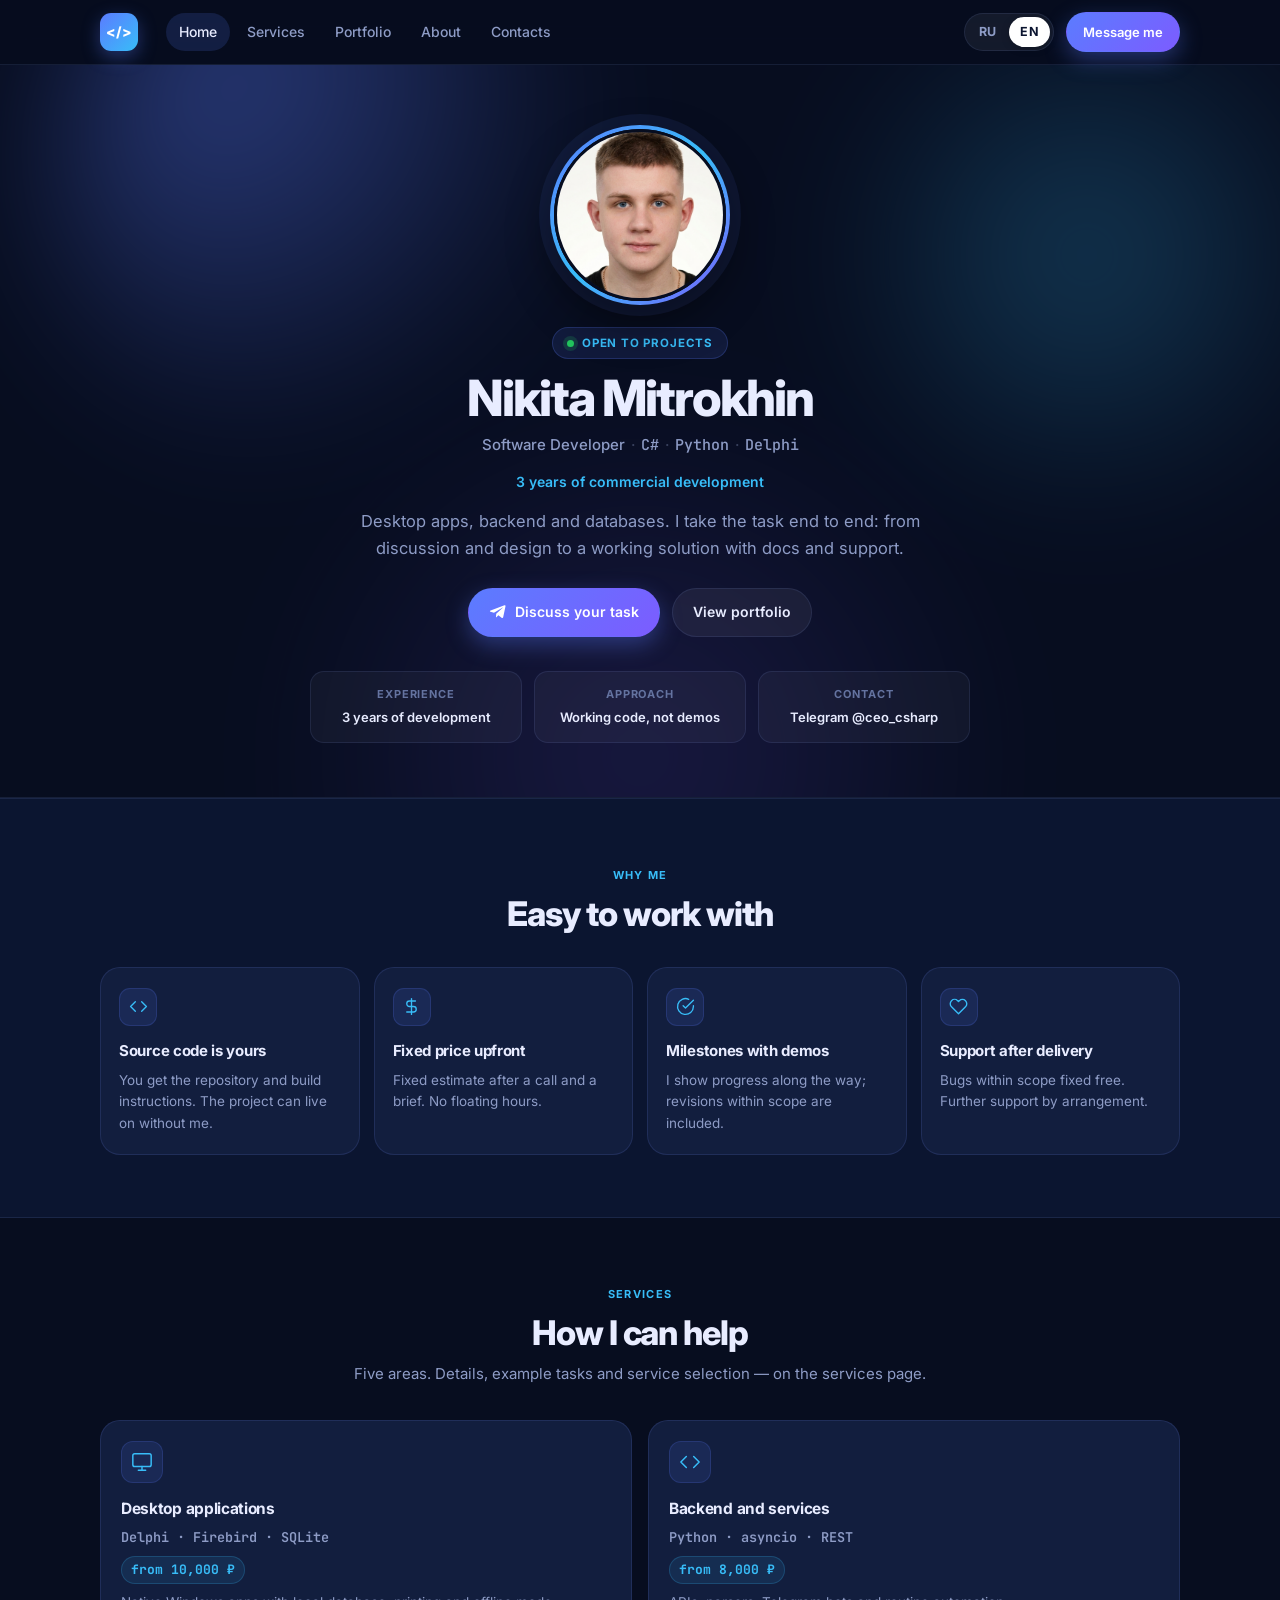
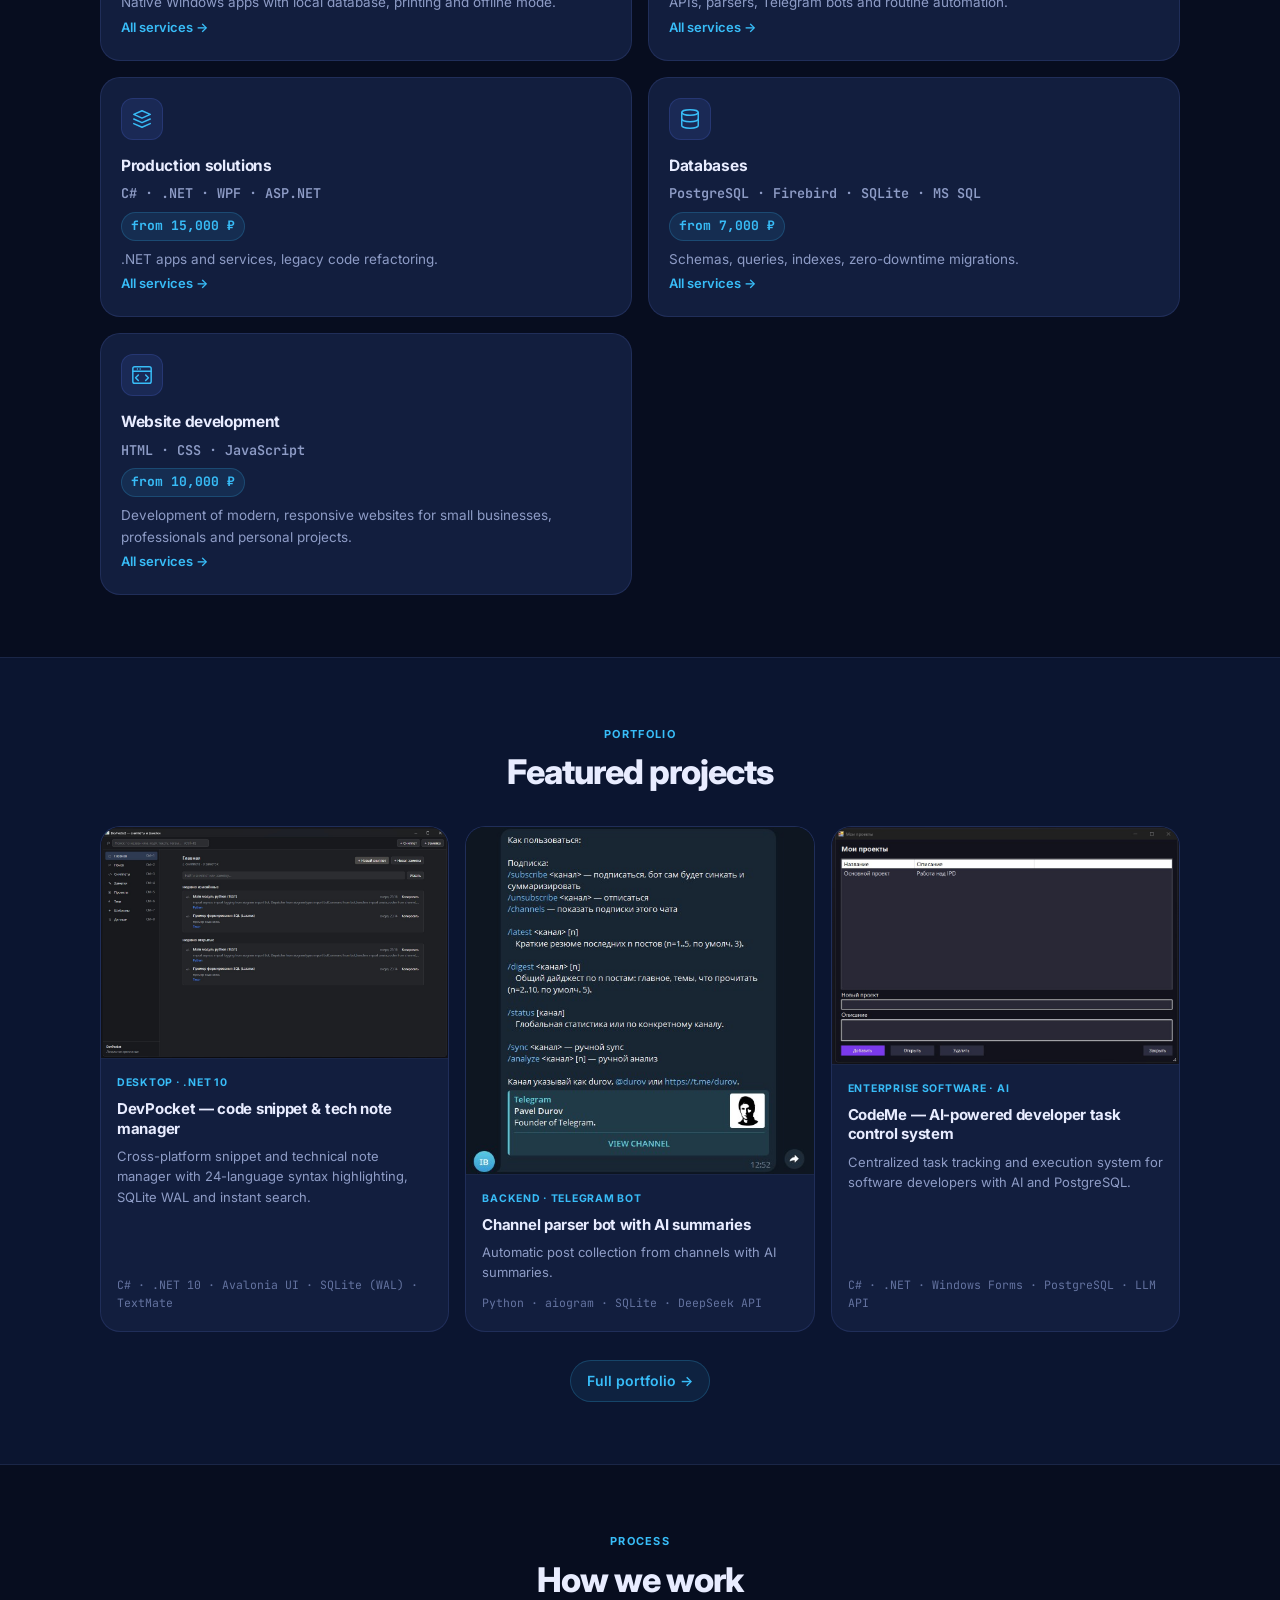
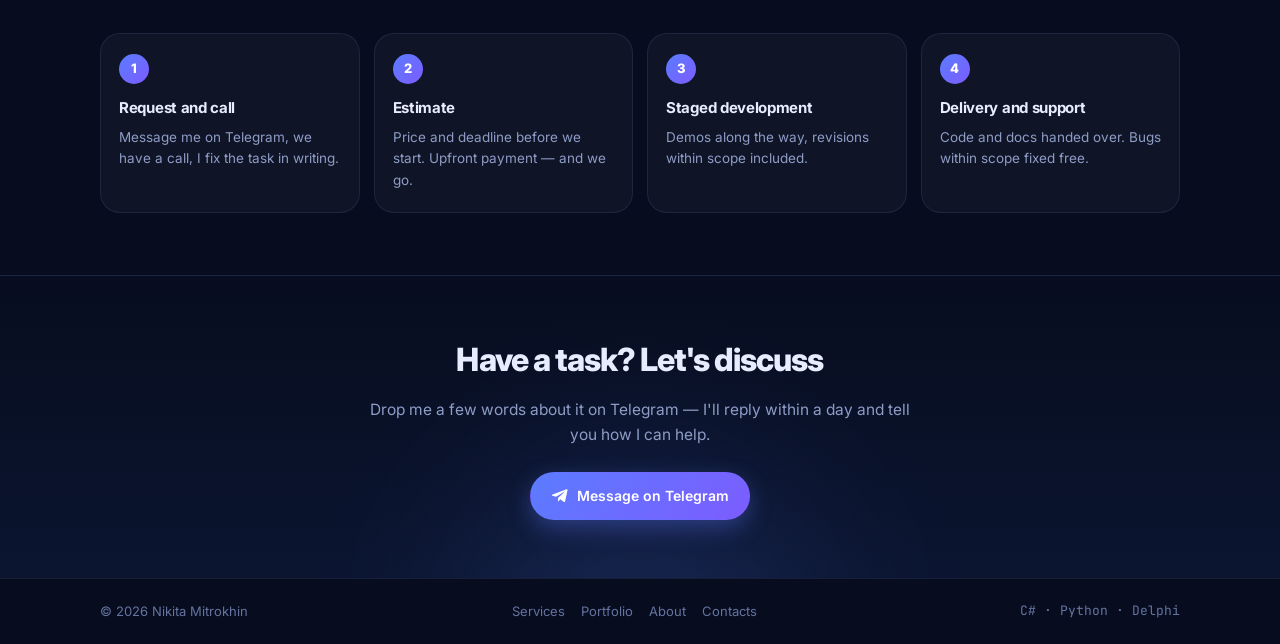
<file: index.html>
<!DOCTYPE html>
<html lang="ru">
<head>
<meta charset="UTF-8">
<meta name="viewport" content="width=device-width, initial-scale=1.0">
<title>Никита Митрохин — программист C# · Python · Delphi</title>
<meta name="site-title-ru" content="Никита Митрохин — программист C# · Python · Delphi">
<meta name="site-title-en" content="Nikita Mitrokhin — developer C# · Python · Delphi">
<meta name="description" content="Никита Митрохин — программист с 3 годами коммерческой разработки. Десктоп-приложения на Delphi, backend на Python, решения на C#/.NET, базы данных PostgreSQL, Firebird, SQLite, MS SQL.">
<meta name="theme-color" content="#070d1f">
<meta name="color-scheme" content="dark">
<meta property="og:type" content="website">
<meta property="og:title" content="Никита Митрохин — программист C# · Python · Delphi">
<meta property="og:description" content="Десктоп-приложения, backend и базы данных. 3 года коммерческой разработки. Фиксированная цена и срок до старта.">
<meta property="og:locale" content="ru_RU">
<link rel="preconnect" href="https://fonts.googleapis.com">
<link rel="preconnect" href="https://fonts.gstatic.com" crossorigin>
<link href="https://fonts.googleapis.com/css2?family=Inter:wght@400;500;600;700;800&family=JetBrains+Mono:wght@500&display=swap" rel="stylesheet">
<link rel="stylesheet" href="assets/css/style.css">
</head>
<body>

<a class="sr-only" href="#main">Перейти к содержимому</a>

<header class="nav">
  <div class="container nav__inner">
    <a href="index.html" class="nav__logo" aria-label="На главную"><span class="nav__logo-mark">&lt;/&gt;</span></a>

    <nav class="nav__links" aria-label="Основная навигация">
      <a href="index.html" class="is-active" data-i18n="nav.home">Главная</a>
      <a href="services.html" data-i18n="nav.services">Услуги</a>
      <a href="portfolio.html" data-i18n="nav.portfolio">Портфолио</a>
      <a href="about.html" data-i18n="nav.about">Обо мне</a>
      <a href="contacts.html" data-i18n="nav.contacts">Контакты</a>
    </nav>

    <div class="nav__right">
      <div class="lang" role="group" aria-label="Язык сайта / Site language">
        <button class="lang__btn is-active" type="button" data-lang="ru">RU</button>
        <button class="lang__btn" type="button" data-lang="en">EN</button>
      </div>
      <a class="btn btn--sm btn--primary" href="https://t.me/ceo_csharp" target="_blank" rel="noopener noreferrer" data-i18n="nav.cta">Написать мне</a>
      <button class="burger" id="burger" type="button" aria-label="Меню" aria-expanded="false" aria-controls="mmenu">
        <span></span><span></span><span></span>
      </button>
    </div>
  </div>
</header>

<nav class="mmenu" id="mmenu" aria-label="Мобильная навигация">
  <a href="index.html" class="is-active" data-i18n="nav.home">Главная</a>
  <a href="services.html" data-i18n="nav.services">Услуги</a>
  <a href="portfolio.html" data-i18n="nav.portfolio">Портфолио</a>
  <a href="about.html" data-i18n="nav.about">Обо мне</a>
  <a href="contacts.html" data-i18n="nav.contacts">Контакты</a>
  <a class="btn btn--primary" href="https://t.me/ceo_csharp" target="_blank" rel="noopener noreferrer" data-i18n="nav.cta">Написать мне</a>
</nav>

<main id="main">

<!-- ===================== Первый экран ===================== -->
<section class="hero">
  <div class="hero__bg" aria-hidden="true">
    <span class="orb orb--1"></span><span class="orb orb--2"></span><span class="orb orb--3"></span>
  </div>

  <div class="container hero__inner">
    <div class="avatar">
      <div class="avatar__ph" aria-hidden="true">
        <svg viewBox="0 0 24 24" width="46%" height="46%" fill="none" stroke="currentColor" stroke-width="1.5" stroke-linecap="round" stroke-linejoin="round">
          <path d="M20 21v-2a4 4 0 0 0-4-4H8a4 4 0 0 0-4 4v2"/><circle cx="12" cy="7" r="4"/>
        </svg>
      </div>
      <img class="avatar__img" src="assets/img/photo.jpg" alt="Никита Митрохин" onerror="this.remove()">
    </div>

    <span class="pill"><span class="pill__dot"></span><span data-i18n="hero.status">Открыт к проектам</span></span>

    <h1 class="hero__title" data-i18n="hero.name">Никита Митрохин</h1>

    <p class="hero__role">
      <span data-i18n="hero.role">Программист</span>
      <span class="hero__sep">·</span><span class="mono">C#</span>
      <span class="hero__sep">·</span><span class="mono">Python</span>
      <span class="hero__sep">·</span><span class="mono">Delphi</span>
    </p>

    <p class="hero__exp" data-i18n="hero.exp">3 года коммерческой разработки</p>

    <p class="hero__lead" data-i18n="hero.lead">
      Десктоп-приложения, backend и базы данных. Беру задачу целиком: от обсуждения
      и проектирования до рабочего решения с инструкцией и поддержкой.
    </p>

    <div class="hero__actions">
      <a class="btn btn--primary" href="contacts.html">
        <svg viewBox="0 0 24 24" width="18" height="18" fill="currentColor" aria-hidden="true"><path d="M21.94 4.6 18.9 19.1c-.23 1.02-.84 1.27-1.7.79l-4.7-3.47-2.27 2.19c-.25.25-.46.46-.95.46l.34-4.8 8.72-7.88c.38-.34-.08-.53-.59-.19L6.63 13.05 1.97 11.6c-1.01-.32-1.03-1.01.21-1.5L20.63 3.1c.84-.31 1.58.19 1.31 1.5Z"/></svg>
        <span data-i18n="hero.cta">Обсудить задачу</span>
      </a>
      <a class="btn btn--ghost" href="portfolio.html" data-i18n="hero.cta2">Смотреть портфолио</a>
    </div>

    <dl class="hero__facts">
      <div><dt data-i18n="hero.f1t">Опыт</dt><dd data-i18n="hero.f1d">3 года разработки</dd></div>
      <div><dt data-i18n="hero.f2t">Подход</dt><dd data-i18n="hero.f2d">Рабочий код, а не демо</dd></div>
      <div><dt data-i18n="hero.f3t">Связь</dt><dd data-i18n="hero.f3d">Telegram @ceo_csharp</dd></div>
    </dl>
  </div>
</section>

<!-- ===================== Преимущества ===================== -->
<section class="section section--alt">
  <div class="container">
    <div class="section__head reveal">
      <span class="eyebrow" data-i18n="why.eyebrow">Почему я</span>
      <h2 data-i18n="why.title">Со мной спокойно работать</h2>
    </div>

    <div class="why reveal">
      <article class="why__item">
        <span class="why__ico" aria-hidden="true"><svg viewBox="0 0 24 24" fill="none" stroke="currentColor" stroke-width="1.7" stroke-linecap="round" stroke-linejoin="round"><polyline points="16 18 22 12 16 6"/><polyline points="8 6 2 12 8 18"/></svg></span>
        <h3 data-i18n="why.1.t">Исходный код — ваш</h3>
        <p data-i18n="why.1.d">Передаю репозиторий и инструкцию по сборке. Проект можно поддерживать без меня.</p>
      </article>
      <article class="why__item">
        <span class="why__ico" aria-hidden="true"><svg viewBox="0 0 24 24" fill="none" stroke="currentColor" stroke-width="1.7" stroke-linecap="round" stroke-linejoin="round"><path d="M12 2v20M17 5H9.5a3.5 3.5 0 0 0 0 7h5a3.5 3.5 0 0 1 0 7H6"/></svg></span>
        <h3 data-i18n="why.2.t">Цена и срок — до старта</h3>
        <p data-i18n="why.2.d">Фиксированная оценка после созвона и ТЗ. Без «плавающих» часов.</p>
      </article>
      <article class="why__item">
        <span class="why__ico" aria-hidden="true"><svg viewBox="0 0 24 24" fill="none" stroke="currentColor" stroke-width="1.7" stroke-linecap="round" stroke-linejoin="round"><path d="M22 11.08V12a10 10 0 1 1-5.93-9.14"/><polyline points="22 4 12 14.01 9 11.01"/></svg></span>
        <h3 data-i18n="why.3.t">Этапы с демо</h3>
        <p data-i18n="why.3.d">Показываю результат по ходу работы, правки в рамках ТЗ входят в стоимость.</p>
      </article>
      <article class="why__item">
        <span class="why__ico" aria-hidden="true"><svg viewBox="0 0 24 24" fill="none" stroke="currentColor" stroke-width="1.7" stroke-linecap="round" stroke-linejoin="round"><path d="M20.84 4.61a5.5 5.5 0 0 0-7.78 0L12 5.67l-1.06-1.06a5.5 5.5 0 0 0-7.78 7.78l8.84 8.84 8.84-8.84a5.5 5.5 0 0 0 0-7.78z"/></svg></span>
        <h3 data-i18n="why.4.t">Поддержка после сдачи</h3>
        <p data-i18n="why.4.d">Баги в рамках ТЗ исправляю бесплатно. Дальше — по договорённости.</p>
      </article>
    </div>
  </div>
</section>

<!-- ===================== Услуги (обзор) ===================== -->
<section class="section">
  <div class="container">
    <div class="section__head reveal">
      <span class="eyebrow" data-i18n="home.svc.eyebrow">Услуги</span>
      <h2 data-i18n="home.svc.title">Чем могу помочь</h2>
      <p class="section__sub" data-i18n="home.svc.sub">Пять направлений. Подробности, примеры задач и выбор услуг — на странице услуг.</p>
    </div>

    <div class="cards reveal">
      <a class="svc-mini" href="services.html">
        <span class="card__ico" aria-hidden="true"><svg viewBox="0 0 24 24" fill="none" stroke="currentColor" stroke-width="1.6" stroke-linecap="round" stroke-linejoin="round"><rect x="2" y="3" width="20" height="14" rx="2"/><path d="M8 21h8M12 17v4"/></svg></span>
        <h3 data-i18n="home.svc.1.t">Десктоп-приложения</h3>
        <p class="card__stack mono" data-i18n="home.svc.1.s">Delphi · Firebird · SQLite</p>
        <span class="card__price mono" data-i18n="home.svc.1.price">от 10 000 ₽</span>
        <p data-i18n="home.svc.1.d">Нативные Windows-программы с локальной базой, печатью и оффлайн-режимом.</p>
        <span class="svc-mini__go" data-i18n="home.svc.more">Все услуги →</span>
      </a>
      <a class="svc-mini" href="services.html">
        <span class="card__ico" aria-hidden="true"><svg viewBox="0 0 24 24" fill="none" stroke="currentColor" stroke-width="1.6" stroke-linecap="round" stroke-linejoin="round"><polyline points="16 18 22 12 16 6"/><polyline points="8 6 2 12 8 18"/></svg></span>
        <h3 data-i18n="home.svc.2.t">Backend и сервисы</h3>
        <p class="card__stack mono" data-i18n="home.svc.2.s">Python · asyncio · REST</p>
        <span class="card__price mono" data-i18n="home.svc.2.price">от 8 000 ₽</span>
        <p data-i18n="home.svc.2.d">API, парсеры, Telegram-боты и автоматизация рутины.</p>
        <span class="svc-mini__go" data-i18n="home.svc.more">Все услуги →</span>
      </a>
      <a class="svc-mini" href="services.html">
        <span class="card__ico" aria-hidden="true"><svg viewBox="0 0 24 24" fill="none" stroke="currentColor" stroke-width="1.6" stroke-linecap="round" stroke-linejoin="round"><path d="M3 7l9-4 9 4-9 4-9-4z"/><path d="M3 12l9 4 9-4M3 17l9 4 9-4"/></svg></span>
        <h3 data-i18n="home.svc.3.t">Промышленные решения</h3>
        <p class="card__stack mono" data-i18n="home.svc.3.s">C# · .NET · WPF · ASP.NET</p>
        <span class="card__price mono" data-i18n="home.svc.3.price">от 15 000 ₽</span>
        <p data-i18n="home.svc.3.d">Приложения и сервисы на .NET, рефакторинг legacy-кода.</p>
        <span class="svc-mini__go" data-i18n="home.svc.more">Все услуги →</span>
      </a>
      <a class="svc-mini" href="services.html">
        <span class="card__ico" aria-hidden="true"><svg viewBox="0 0 24 24" fill="none" stroke="currentColor" stroke-width="1.6" stroke-linecap="round" stroke-linejoin="round"><ellipse cx="12" cy="5" rx="9" ry="3"/><path d="M3 5v14c0 1.66 4 3 9 3s9-1.34 9-3V5"/><path d="M3 12c0 1.66 4 3 9 3s9-1.34 9-3"/></svg></span>
        <h3 data-i18n="home.svc.4.t">Базы данных</h3>
        <p class="card__stack mono" data-i18n="home.svc.4.s">PostgreSQL · Firebird · SQLite · MS SQL</p>
        <span class="card__price mono" data-i18n="home.svc.4.price">от 7 000 ₽</span>
        <p data-i18n="home.svc.4.d">Схемы, запросы, индексы, миграции без простоя.</p>
        <span class="svc-mini__go" data-i18n="home.svc.more">Все услуги →</span>
      </a>
      <a class="svc-mini" href="services.html">
        <span class="card__ico" aria-hidden="true"><svg viewBox="0 0 24 24" fill="none" stroke="currentColor" stroke-width="1.6" stroke-linecap="round" stroke-linejoin="round"><rect x="2" y="3" width="20" height="18" rx="2"/><path d="M2 8h20M7 5.5h.01M10 5.5h.01M8 12l-3 3 3 3M16 12l3 3-3 3"/></svg></span>
        <h3 data-i18n="home.svc.5.t">Разработка сайтов</h3>
        <p class="card__stack mono" data-i18n="home.svc.5.s">HTML · CSS · JavaScript</p>
        <span class="card__price mono" data-i18n="home.svc.5.price">от 10 000 ₽</span>
        <p data-i18n="home.svc.5.d">Разработка современных адаптивных сайтов для малого бизнеса, специалистов и частных проектов.</p>
        <span class="svc-mini__go" data-i18n="home.svc.more">Все услуги →</span>
      </a>
    </div>
  </div>
</section>

<!-- ===================== Избранные работы ===================== -->
<section class="section section--alt">
  <div class="container">
    <div class="section__head reveal">
      <span class="eyebrow" data-i18n="home.work.eyebrow">Портфолио</span>
      <h2 data-i18n="home.work.title">Избранные проекты</h2>
    </div>

    <div class="wgrid reveal">
      <a class="wmini" href="portfolio.html">
        <span class="wmini__media">
          <span class="shot" role="presentation">
            <img src="assets/img/work1-1.jpg" alt="DevPocket — органайзер кода и заметок" loading="lazy"
                 onerror="this.style.display='none'; this.nextElementSibling.style.display='grid'">
            <span class="shot__ph" aria-hidden="true">
              <svg viewBox="0 0 24 24" fill="none" stroke="currentColor" stroke-width="1.5"><rect x="3" y="3" width="18" height="18" rx="2"/><circle cx="9" cy="9" r="2"/><path d="M21 15l-5-5L5 21"/></svg>
              <small>work1-1.jpg</small>
            </span>
          </span>
        </span>
        <span class="wmini__body">
          <span class="wmini__tag" data-i18n="pf.1.tag">Десктоп · .NET 10</span>
          <h3 data-i18n="pf.1.t">DevPocket — органайзер кода и технических заметок</h3>
          <p data-i18n="home.work.1.d">Кроссплатформенный органайзер кода и заметок с подсветкой 24 языков, SQLite WAL и быстрым поиском.</p>
          <span class="wmini__stack mono" data-i18n="pf.1.s">C# · .NET 10 · Avalonia UI · SQLite (WAL) · TextMate</span>
        </span>
      </a>

      <a class="wmini" href="portfolio.html">
        <span class="wmini__media">
          <span class="shot" role="presentation">
            <img src="assets/img/work2-1.jpg" alt="Telegram-бот с AI-суммаризацией" loading="lazy"
                 onerror="this.style.display='none'; this.nextElementSibling.style.display='grid'">
            <span class="shot__ph" aria-hidden="true">
              <svg viewBox="0 0 24 24" fill="none" stroke="currentColor" stroke-width="1.5"><rect x="3" y="3" width="18" height="18" rx="2"/><circle cx="9" cy="9" r="2"/><path d="M21 15l-5-5L5 21"/></svg>
              <small>work2-1.jpg</small>
            </span>
          </span>
        </span>
        <span class="wmini__body">
          <span class="wmini__tag" data-i18n="pf.2.tag">Backend · Telegram-бот</span>
          <h3 data-i18n="pf.2.t">Бот-парсер каналов с AI-суммаризацией</h3>
          <p data-i18n="home.work.2.d">Автоматический сбор постов из каналов и краткие резюме через AI.</p>
          <span class="wmini__stack mono" data-i18n="pf.2.s">Python · aiogram · SQLite · DeepSeek API</span>
        </span>
      </a>

      <a class="wmini" href="portfolio.html">
        <span class="wmini__media">
          <span class="shot" role="presentation">
            <img src="assets/img/work3-1.jpg" alt="CodeMe — система контроля задач с ИИ" loading="lazy"
                 onerror="this.style.display='none'; this.nextElementSibling.style.display='grid'">
            <span class="shot__ph" aria-hidden="true">
              <svg viewBox="0 0 24 24" fill="none" stroke="currentColor" stroke-width="1.5"><rect x="3" y="3" width="18" height="18" rx="2"/><circle cx="9" cy="9" r="2"/><path d="M21 15l-5-5L5 21"/></svg>
              <small>work3-1.jpg</small>
            </span>
          </span>
        </span>
        <span class="wmini__body">
          <span class="wmini__tag" data-i18n="pf.3.tag">Промышленное ПО · ИИ</span>
          <h3 data-i18n="pf.3.t">CodeMe — автоматизированная система контроля задач с ИИ</h3>
          <p data-i18n="home.work.3.d">Централизованная система контроля и исполнения задач разработчика ПО с внедрением ИИ и PostgreSQL.</p>
          <span class="wmini__stack mono" data-i18n="pf.3.s">C# · .NET · Windows Forms · PostgreSQL · LLM API</span>
        </span>
      </a>
    </div>

    <div class="section__foot reveal">
      <a class="link-more" href="portfolio.html" data-i18n="home.work.more">Всё портфолио →</a>
    </div>
  </div>
</section>

<!-- ===================== Процесс ===================== -->
<section class="section">
  <div class="container">
    <div class="section__head reveal">
      <span class="eyebrow" data-i18n="home.steps.eyebrow">Процесс</span>
      <h2 data-i18n="home.steps.title">Как строится работа</h2>
    </div>

    <div class="steps reveal">
      <article class="step">
        <div class="step__n">1</div>
        <h3 data-i18n="home.steps.1.t">Заявка и созвон</h3>
        <p data-i18n="home.steps.1.d">Пишете в Telegram, созваниваемся, фиксирую задачу письменно.</p>
      </article>
      <article class="step">
        <div class="step__n">2</div>
        <h3 data-i18n="home.steps.2.t">Оценка</h3>
        <p data-i18n="home.steps.2.d">Называю цену и срок до старта. Предоплата — и начинаем.</p>
      </article>
      <article class="step">
        <div class="step__n">3</div>
        <h3 data-i18n="home.steps.3.t">Разработка этапами</h3>
        <p data-i18n="home.steps.3.d">Демо по ходу работы, правки в рамках ТЗ включены.</p>
      </article>
      <article class="step">
        <div class="step__n">4</div>
        <h3 data-i18n="home.steps.4.t">Сдача и поддержка</h3>
        <p data-i18n="home.steps.4.d">Передаю код и инструкцию. Баги в рамках ТЗ чиню бесплатно.</p>
      </article>
    </div>
  </div>
</section>

<!-- ===================== Финальный CTA ===================== -->
<section class="cta">
  <span class="cta__orb" aria-hidden="true"></span>
  <div class="container cta__inner reveal">
    <h2 data-i18n="cta.title">Есть задача? Давайте обсудим</h2>
    <p data-i18n="cta.sub">Напишите пару слов о задаче в Telegram — отвечу в течение дня и скажу, чем могу помочь.</p>
    <a class="btn btn--primary" href="https://t.me/ceo_csharp" target="_blank" rel="noopener noreferrer">
      <svg viewBox="0 0 24 24" width="18" height="18" fill="currentColor" aria-hidden="true"><path d="M21.94 4.6 18.9 19.1c-.23 1.02-.84 1.27-1.7.79l-4.7-3.47-2.27 2.19c-.25.25-.46.46-.95.46l.34-4.8 8.72-7.88c.38-.34-.08-.53-.59-.19L6.63 13.05 1.97 11.6c-1.01-.32-1.03-1.01.21-1.5L20.63 3.1c.84-.31 1.58.19 1.31 1.5Z"/></svg>
      <span data-i18n="cta.go">Написать в Telegram</span>
    </a>
  </div>
</section>

</main>

<footer class="footer">
  <div class="container footer__inner">
    <span>© <span id="year">2026</span> <span data-i18n="footer.name">Никита Митрохин</span></span>
    <nav class="footer__nav" aria-label="Навигация в подвале">
      <a href="services.html" data-i18n="nav.services">Услуги</a>
      <a href="portfolio.html" data-i18n="nav.portfolio">Портфолио</a>
      <a href="about.html" data-i18n="nav.about">Обо мне</a>
      <a href="contacts.html" data-i18n="nav.contacts">Контакты</a>
    </nav>
    <span class="mono" data-i18n="footer.tag">C# · Python · Delphi</span>
  </div>
</footer>

<script src="assets/js/script.js"></script>
</body>
</html>
</file>
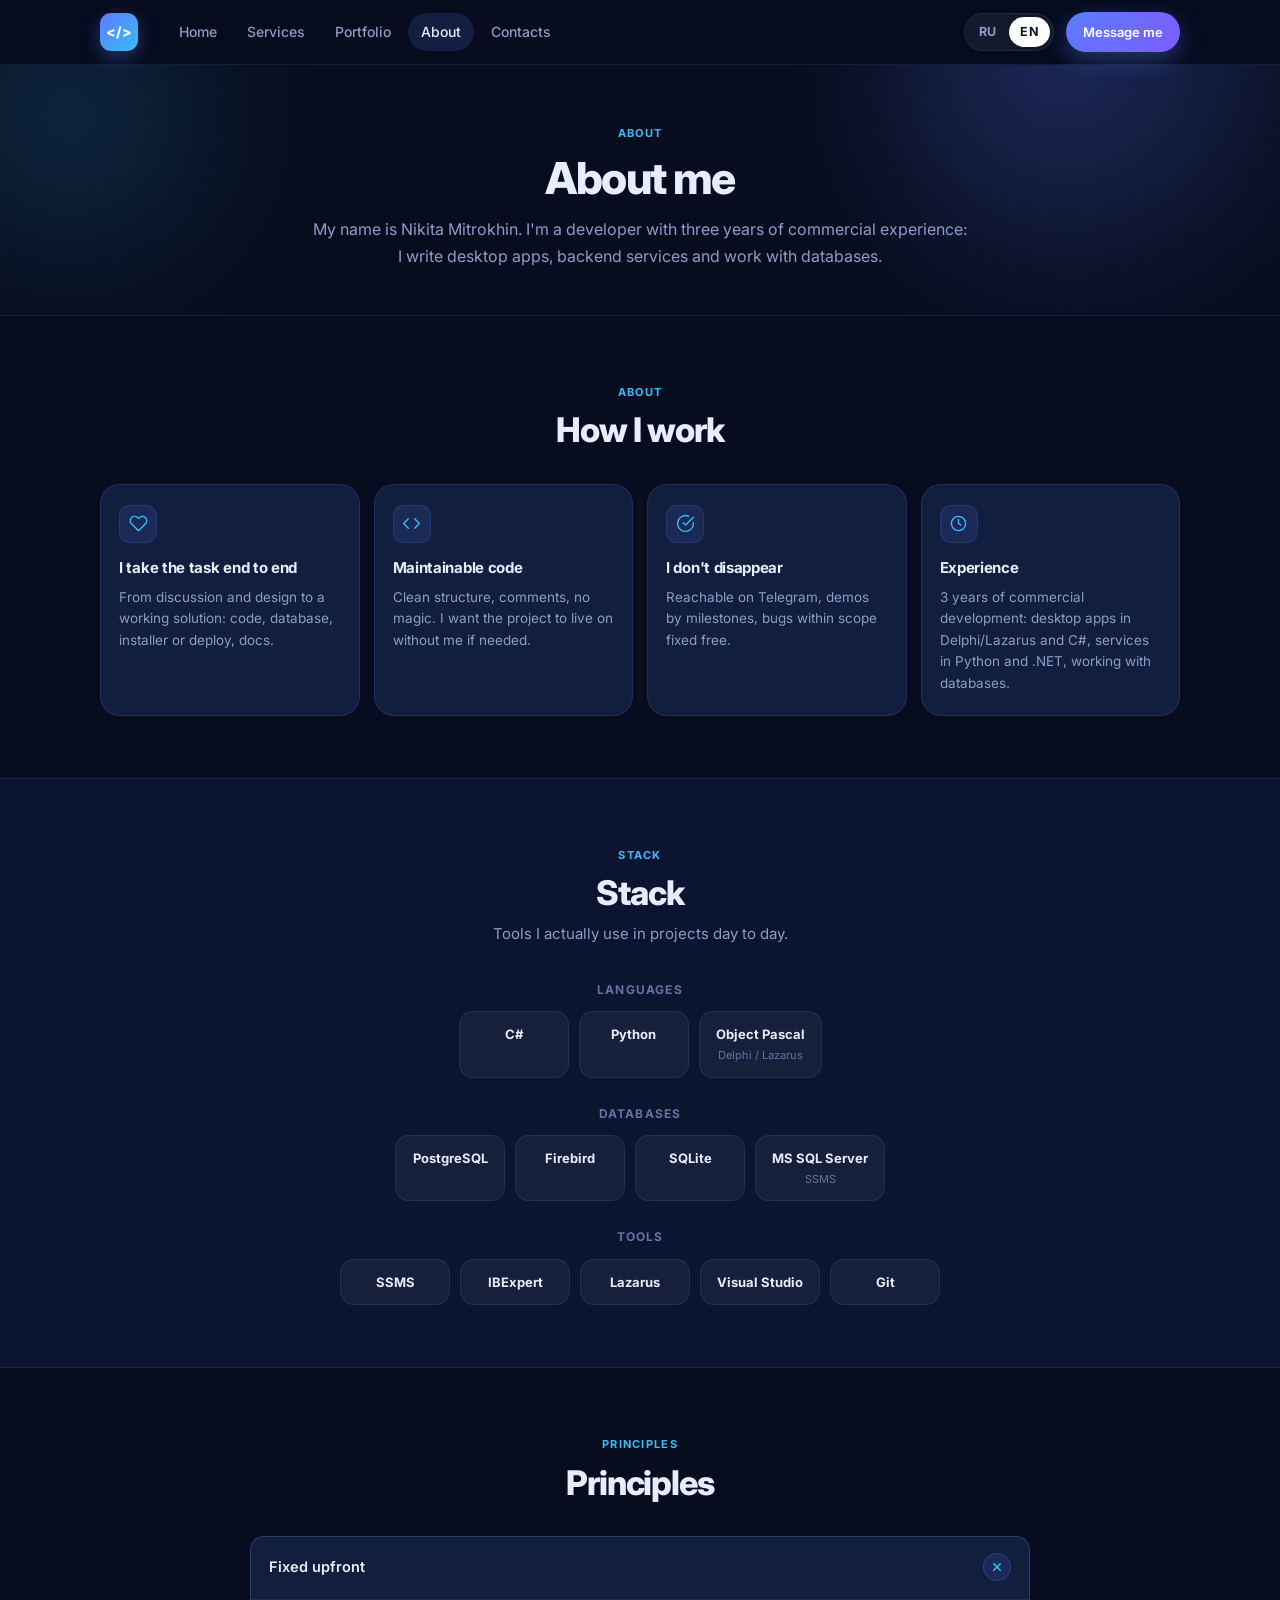
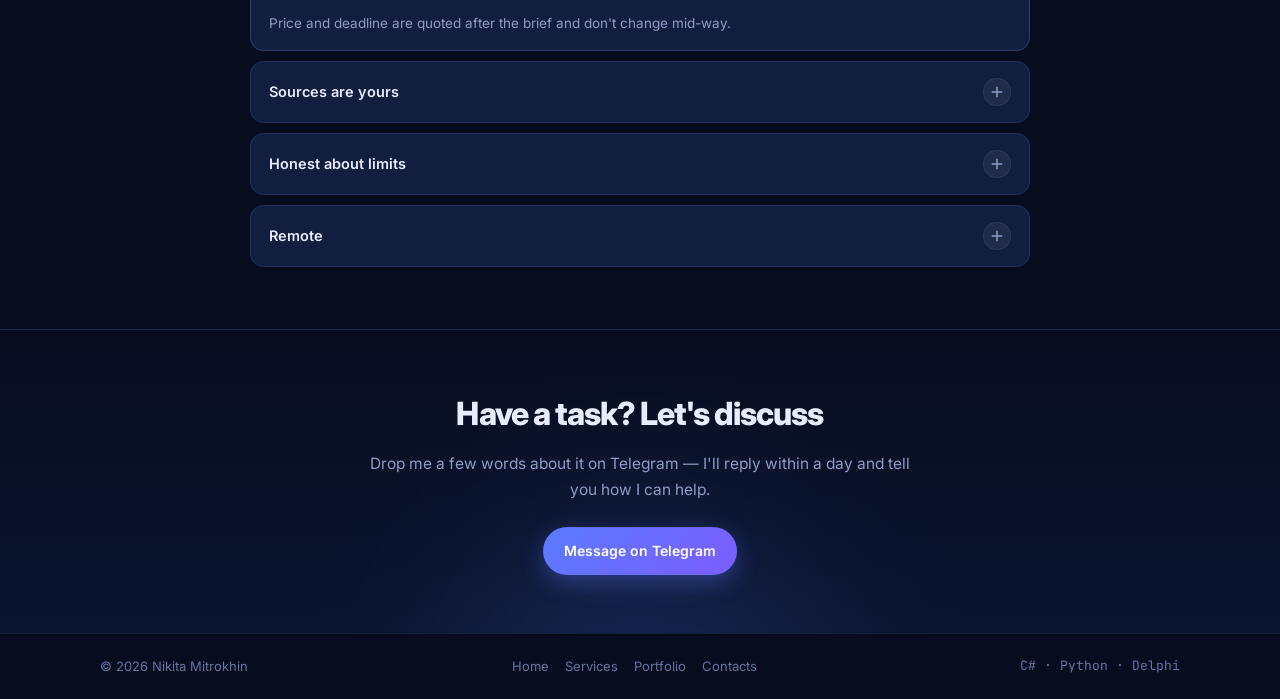
<file: about.html>
<!DOCTYPE html>
<html lang="ru">
<head>
<meta charset="UTF-8">
<meta name="viewport" content="width=device-width, initial-scale=1.0">
<title>Обо мне — Никита Митрохин, программист</title>
<meta name="site-title-ru" content="Обо мне — Никита Митрохин, программист">
<meta name="site-title-en" content="About — Nikita Mitrokhin, software developer">
<meta name="description" content="Никита Митрохин — программист с 3 годами коммерческой разработки. C#, Python, Delphi/Lazarus, PostgreSQL, Firebird, SQLite, MS SQL. Подход к работе, компетенции и принципы.">
<meta name="theme-color" content="#070d1f">
<meta name="color-scheme" content="dark">
<link rel="preconnect" href="https://fonts.googleapis.com">
<link rel="preconnect" href="https://fonts.gstatic.com" crossorigin>
<link href="https://fonts.googleapis.com/css2?family=Inter:wght@400;500;600;700;800&family=JetBrains+Mono:wght@500&display=swap" rel="stylesheet">
<link rel="stylesheet" href="assets/css/style.css">
</head>
<body>

<a class="sr-only" href="#main">Перейти к содержимому</a>

<header class="nav">
  <div class="container nav__inner">
    <a href="index.html" class="nav__logo" aria-label="На главную"><span class="nav__logo-mark">&lt;/&gt;</span></a>
    <nav class="nav__links" aria-label="Основная навигация">
      <a href="index.html" data-i18n="nav.home">Главная</a>
      <a href="services.html" data-i18n="nav.services">Услуги</a>
      <a href="portfolio.html" data-i18n="nav.portfolio">Портфолио</a>
      <a href="about.html" class="is-active" data-i18n="nav.about">Обо мне</a>
      <a href="contacts.html" data-i18n="nav.contacts">Контакты</a>
    </nav>
    <div class="nav__right">
      <div class="lang" role="group" aria-label="Язык сайта / Site language">
        <button class="lang__btn is-active" type="button" data-lang="ru">RU</button>
        <button class="lang__btn" type="button" data-lang="en">EN</button>
      </div>
      <a class="btn btn--sm btn--primary" href="https://t.me/ceo_csharp" target="_blank" rel="noopener noreferrer" data-i18n="nav.cta">Написать мне</a>
      <button class="burger" id="burger" type="button" aria-label="Меню" aria-expanded="false" aria-controls="mmenu">
        <span></span><span></span><span></span>
      </button>
    </div>
  </div>
</header>

<nav class="mmenu" id="mmenu" aria-label="Мобильная навигация">
  <a href="index.html" data-i18n="nav.home">Главная</a>
  <a href="services.html" data-i18n="nav.services">Услуги</a>
  <a href="portfolio.html" data-i18n="nav.portfolio">Портфолио</a>
  <a href="about.html" class="is-active" data-i18n="nav.about">Обо мне</a>
  <a href="contacts.html" data-i18n="nav.contacts">Контакты</a>
  <a class="btn btn--primary" href="https://t.me/ceo_csharp" target="_blank" rel="noopener noreferrer" data-i18n="nav.cta">Написать мне</a>
</nav>

<main id="main">

<section class="phead">
  <div class="phead__bg" aria-hidden="true"><span class="orb"></span><span class="orb orb--b"></span></div>
  <div class="container phead__inner">
    <span class="eyebrow" data-i18n="nav.about">Обо мне</span>
    <h1 data-i18n="about.page.title">Обо мне</h1>
    <p data-i18n="about.page.lead">Меня зовут Никита Митрохин. Я программист с тремя годами коммерческой разработки: пишу десктоп-приложения, backend-сервисы и работаю с базами данных.</p>
  </div>
</section>

<section class="section">
  <div class="container">
    <div class="section__head reveal">
      <span class="eyebrow" data-i18n="nav.about">Подход</span>
      <h2 data-i18n="about.how.title">Как я работаю</h2>
    </div>

    <div class="why reveal">
      <article class="why__item">
        <span class="why__ico" aria-hidden="true"><svg viewBox="0 0 24 24" fill="none" stroke="currentColor" stroke-width="1.7" stroke-linecap="round" stroke-linejoin="round"><path d="M20.84 4.61a5.5 5.5 0 0 0-7.78 0L12 5.67l-1.06-1.06a5.5 5.5 0 0 0-7.78 7.78l8.84 8.84 8.84-8.84a5.5 5.5 0 0 0 0-7.78z"/></svg></span>
        <h3 data-i18n="about.how.1.t">Беру задачу целиком</h3>
        <p data-i18n="about.how.1.d">От обсуждения и проектирования до рабочего решения: код, база, установщик или деплой, инструкция.</p>
      </article>
      <article class="why__item">
        <span class="why__ico" aria-hidden="true"><svg viewBox="0 0 24 24" fill="none" stroke="currentColor" stroke-width="1.7" stroke-linecap="round" stroke-linejoin="round"><polyline points="16 18 22 12 16 6"/><polyline points="8 6 2 12 8 18"/></svg></span>
        <h3 data-i18n="about.how.2.t">Пишу код, который можно поддерживать</h3>
        <p data-i18n="about.how.2.d">Аккуратная структура, комментарии, без магии. Хочу, чтобы проект жил без меня, если понадобится.</p>
      </article>
      <article class="why__item">
        <span class="why__ico" aria-hidden="true"><svg viewBox="0 0 24 24" fill="none" stroke="currentColor" stroke-width="1.7" stroke-linecap="round" stroke-linejoin="round"><path d="M22 11.08V12a10 10 0 1 1-5.93-9.14"/><polyline points="22 4 12 14.01 9 11.01"/></svg></span>
        <h3 data-i18n="about.how.3.t">Не пропадаю</h3>
        <p data-i18n="about.how.3.d">На связи в Telegram, показываю демо по этапам, баги в рамках ТЗ исправляю бесплатно.</p>
      </article>
      <article class="why__item">
        <span class="why__ico" aria-hidden="true"><svg viewBox="0 0 24 24" fill="none" stroke="currentColor" stroke-width="1.7" stroke-linecap="round" stroke-linejoin="round"><circle cx="12" cy="12" r="9"/><path d="M12 7v5l3 2"/></svg></span>
        <h3 data-i18n="hero.f1t">Опыт</h3>
        <p data-i18n="about.exp">3 года коммерческой разработки: десктоп на Delphi/Lazarus и C#, сервисы на Python и .NET, работа с базами данных.</p>
      </article>
    </div>
  </div>
</section>

<section class="section section--alt">
  <div class="container">
    <div class="section__head reveal">
      <span class="eyebrow" data-i18n="about.stack.title">Стек</span>
      <h2 data-i18n="about.stack.title">С чем работаю</h2>
      <p class="section__sub" data-i18n="about.stack.sub">Рабочие инструменты, которыми пользуюсь в проектах каждый день.</p>
    </div>

    <div class="stack reveal">
      <div class="stack__group">
        <h3 data-i18n="about.stack.g1">Языки</h3>
        <div class="chips">
          <span class="chip"><b>C#</b></span>
          <span class="chip"><b>Python</b></span>
          <span class="chip"><b>Object Pascal</b><small>Delphi / Lazarus</small></span>
        </div>
      </div>
      <div class="stack__group">
        <h3 data-i18n="about.stack.g2">Базы данных</h3>
        <div class="chips">
          <span class="chip"><b>PostgreSQL</b></span>
          <span class="chip"><b>Firebird</b></span>
          <span class="chip"><b>SQLite</b></span>
          <span class="chip"><b>MS SQL Server</b><small>SSMS</small></span>
        </div>
      </div>
      <div class="stack__group">
        <h3 data-i18n="about.stack.g3">Инструменты</h3>
        <div class="chips">
          <span class="chip"><b>SSMS</b></span>
          <span class="chip"><b>IBExpert</b></span>
          <span class="chip"><b>Lazarus</b></span>
          <span class="chip"><b>Visual Studio</b></span>
          <span class="chip"><b>Git</b></span>
        </div>
      </div>
    </div>
  </div>
</section>

<section class="section">
  <div class="container">
    <div class="section__head reveal">
      <span class="eyebrow" data-i18n="about.rules.title">Принципы</span>
      <h2 data-i18n="about.rules.title">Принципы</h2>
    </div>

    <div class="faq reveal">
      <details class="faq__item" open>
        <summary class="faq__q"><span data-i18n="about.rules.1.q">Фикс до старта</span>
          <span class="faq__ico" aria-hidden="true"><svg viewBox="0 0 24 24" width="18" height="18" fill="none" stroke="currentColor" stroke-width="2"><path d="M12 5v14M5 12h14"/></svg></span>
        </summary>
        <div class="faq__a" data-i18n="about.rules.1.a">Цена и срок называются после ТЗ и не меняются в процессе.</div>
      </details>
      <details class="faq__item">
        <summary class="faq__q"><span data-i18n="about.rules.2.q">Исходники — ваши</span>
          <span class="faq__ico" aria-hidden="true"><svg viewBox="0 0 24 24" width="18" height="18" fill="none" stroke="currentColor" stroke-width="2"><path d="M12 5v14M5 12h14"/></svg></span>
        </summary>
        <div class="faq__a" data-i18n="about.rules.2.a">Репозиторий и инструкция передаются при сдаче.</div>
      </details>
      <details class="faq__item">
        <summary class="faq__q"><span data-i18n="about.rules.3.q">Честно про границы</span>
          <span class="faq__ico" aria-hidden="true"><svg viewBox="0 0 24 24" width="18" height="18" fill="none" stroke="currentColor" stroke-width="2"><path d="M12 5v14M5 12h14"/></svg></span>
        </summary>
        <div class="faq__a" data-i18n="about.rules.3.a">Если задача не моя — скажу прямо и подскажу, к кому обратиться.</div>
      </details>
      <details class="faq__item">
        <summary class="faq__q"><span data-i18n="about.rules.4.q">Удалённо</span>
          <span class="faq__ico" aria-hidden="true"><svg viewBox="0 0 24 24" width="18" height="18" fill="none" stroke="currentColor" stroke-width="2"><path d="M12 5v14M5 12h14"/></svg></span>
        </summary>
        <div class="faq__a" data-i18n="about.rules.4.a">Созвоны и переписка в Telegram, могу подключиться к вашему экрану.</div>
      </details>
    </div>
  </div>
</section>

<section class="cta">
  <span class="cta__orb" aria-hidden="true"></span>
  <div class="container cta__inner reveal">
    <h2 data-i18n="cta.title">Есть задача? Давайте обсудим</h2>
    <p data-i18n="cta.sub">Напишите пару слов о задаче в Telegram — отвечу в течение дня и скажу, чем могу помочь.</p>
    <a class="btn btn--primary" href="contacts.html" data-i18n="cta.go">Написать в Telegram</a>
  </div>
</section>

</main>

<footer class="footer">
  <div class="container footer__inner">
    <span>© <span id="year">2026</span> <span data-i18n="footer.name">Никита Митрохин</span></span>
    <nav class="footer__nav" aria-label="Навигация в подвале">
      <a href="index.html" data-i18n="nav.home">Главная</a>
      <a href="services.html" data-i18n="nav.services">Услуги</a>
      <a href="portfolio.html" data-i18n="nav.portfolio">Портфолио</a>
      <a href="contacts.html" data-i18n="nav.contacts">Контакты</a>
    </nav>
    <span class="mono" data-i18n="footer.tag">C# · Python · Delphi/Lazarus</span>
  </div>
</footer>

<script src="assets/js/script.js"></script>
</body>
</html>
</file>
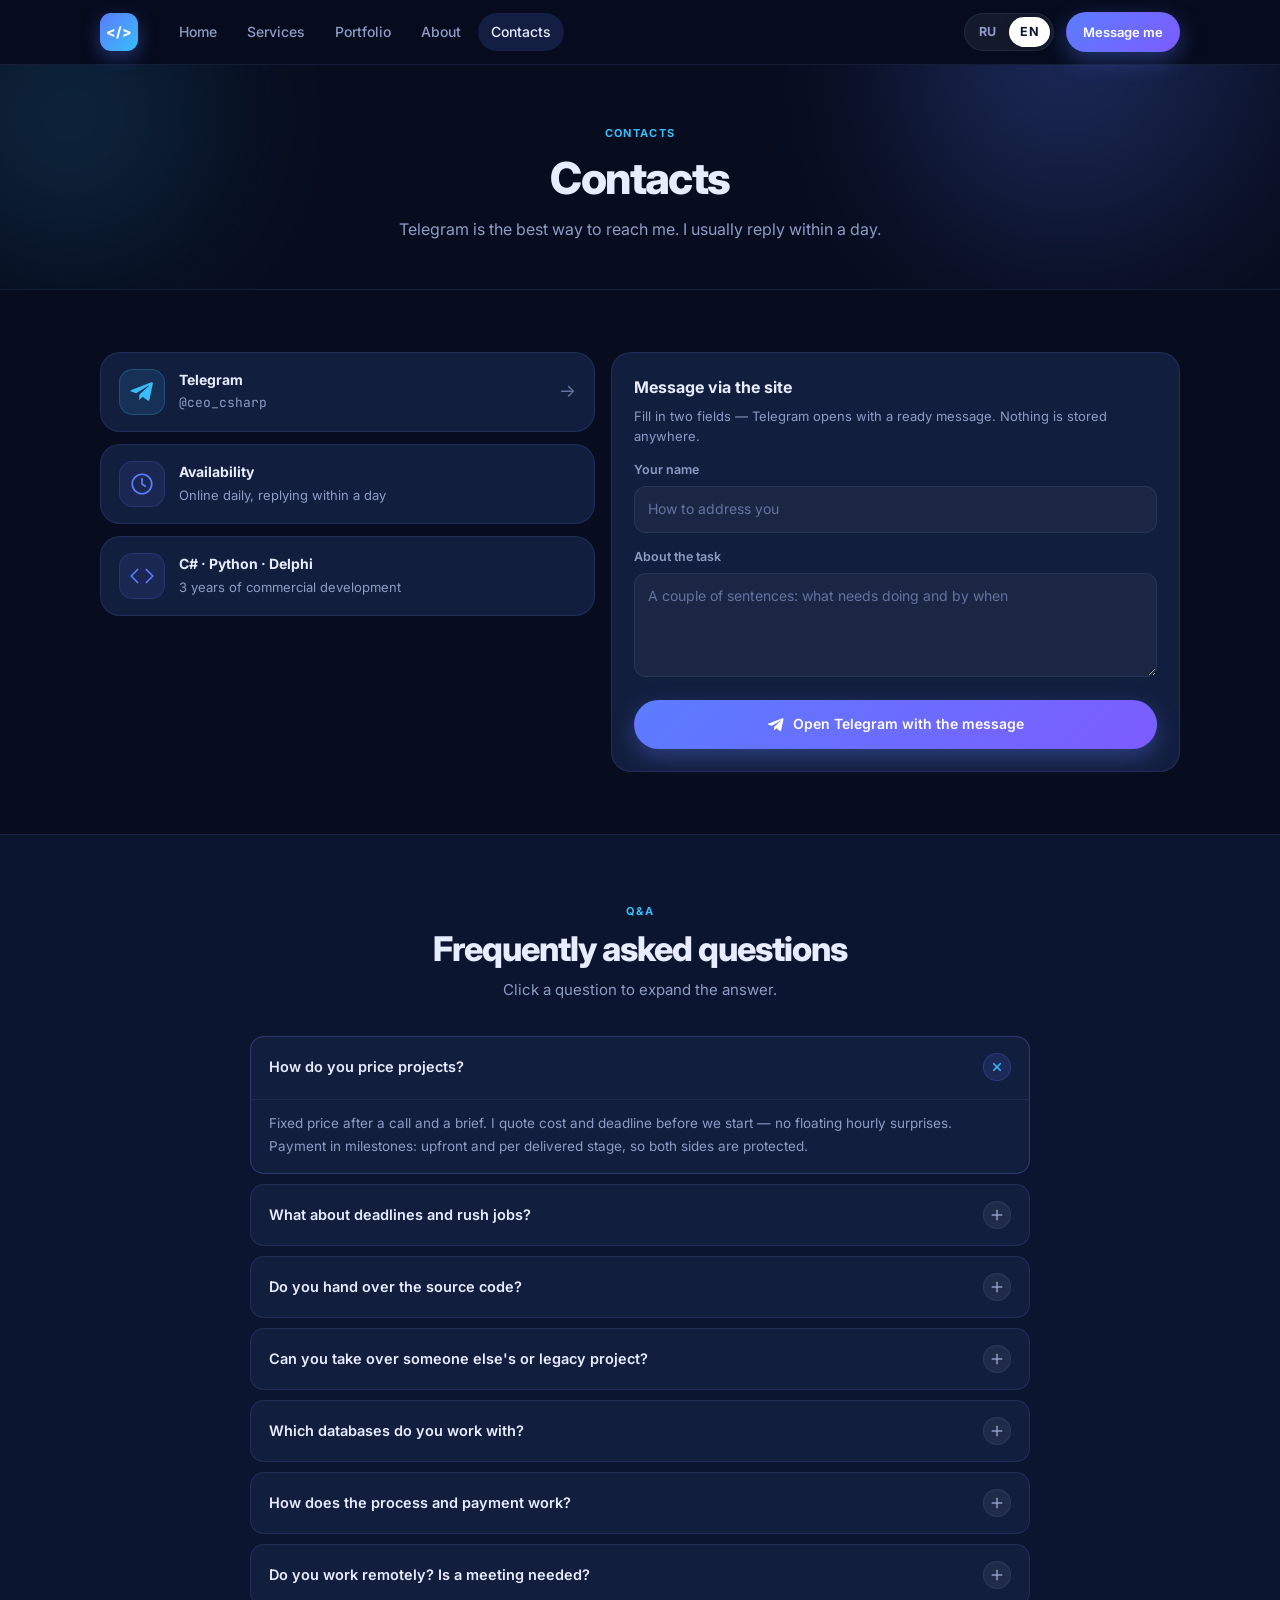
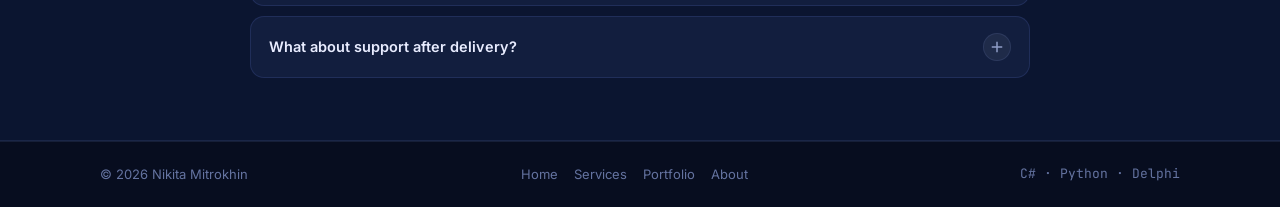
<file: contacts.html>
<!DOCTYPE html>
<html lang="ru">
<head>
<meta charset="UTF-8">
<meta name="viewport" content="width=device-width, initial-scale=1.0">
<title>Контакты — Никита Митрохин</title>
<meta name="site-title-ru" content="Контакты — Никита Митрохин">
<meta name="site-title-en" content="Contacts — Nikita Mitrokhin">
<meta name="description" content="Связаться с Никитой Митрохиным: Telegram @ceo_csharp. Опишите задачу — отвечу в течение дня. Ответы на частые вопросы о цене, сроках и передаче исходного кода.">
<meta name="theme-color" content="#070d1f">
<meta name="color-scheme" content="dark">
<link rel="preconnect" href="https://fonts.googleapis.com">
<link rel="preconnect" href="https://fonts.gstatic.com" crossorigin>
<link href="https://fonts.googleapis.com/css2?family=Inter:wght@400;500;600;700;800&family=JetBrains+Mono:wght@500&display=swap" rel="stylesheet">
<link rel="stylesheet" href="assets/css/style.css">
</head>
<body>

<a class="sr-only" href="#main">Перейти к содержимому</a>

<header class="nav">
  <div class="container nav__inner">
    <a href="index.html" class="nav__logo" aria-label="На главную"><span class="nav__logo-mark">&lt;/&gt;</span></a>
    <nav class="nav__links" aria-label="Основная навигация">
      <a href="index.html" data-i18n="nav.home">Главная</a>
      <a href="services.html" data-i18n="nav.services">Услуги</a>
      <a href="portfolio.html" data-i18n="nav.portfolio">Портфолио</a>
      <a href="about.html" data-i18n="nav.about">Обо мне</a>
      <a href="contacts.html" class="is-active" data-i18n="nav.contacts">Контакты</a>
    </nav>
    <div class="nav__right">
      <div class="lang" role="group" aria-label="Язык сайта / Site language">
        <button class="lang__btn is-active" type="button" data-lang="ru">RU</button>
        <button class="lang__btn" type="button" data-lang="en">EN</button>
      </div>
      <a class="btn btn--sm btn--primary" href="https://t.me/ceo_csharp" target="_blank" rel="noopener noreferrer" data-i18n="nav.cta">Написать мне</a>
      <button class="burger" id="burger" type="button" aria-label="Меню" aria-expanded="false" aria-controls="mmenu">
        <span></span><span></span><span></span>
      </button>
    </div>
  </div>
</header>

<nav class="mmenu" id="mmenu" aria-label="Мобильная навигация">
  <a href="index.html" data-i18n="nav.home">Главная</a>
  <a href="services.html" data-i18n="nav.services">Услуги</a>
  <a href="portfolio.html" data-i18n="nav.portfolio">Портфолио</a>
  <a href="about.html" data-i18n="nav.about">Обо мне</a>
  <a href="contacts.html" class="is-active" data-i18n="nav.contacts">Контакты</a>
  <a class="btn btn--primary" href="https://t.me/ceo_csharp" target="_blank" rel="noopener noreferrer" data-i18n="nav.cta">Написать мне</a>
</nav>

<main id="main">

<section class="phead">
  <div class="phead__bg" aria-hidden="true"><span class="orb"></span><span class="orb orb--b"></span></div>
  <div class="container phead__inner">
    <span class="eyebrow" data-i18n="nav.contacts">Контакты</span>
    <h1 data-i18n="ct.page.title">Контакты</h1>
    <p data-i18n="ct.page.lead">Лучший способ связаться — Telegram. Обычно отвечаю в течение дня.</p>
  </div>
</section>

<section class="section">
  <div class="container">
    <div class="cwrap">

      <div class="clist reveal">
        <a class="contact" href="https://t.me/ceo_csharp" target="_blank" rel="noopener noreferrer">
          <span class="contact__ico">
            <svg viewBox="0 0 24 24" width="26" height="26" fill="currentColor" aria-hidden="true"><path d="M21.94 4.6 18.9 19.1c-.23 1.02-.84 1.27-1.7.79l-4.7-3.47-2.27 2.19c-.25.25-.46.46-.95.46l.34-4.8 8.72-7.88c.38-.34-.08-.53-.59-.19L6.63 13.05 1.97 11.6c-1.01-.32-1.03-1.01.21-1.5L20.63 3.1c.84-.31 1.58.19 1.31 1.5Z"/></svg>
          </span>
          <span class="contact__body">
            <b>Telegram</b>
            <span class="mono">@ceo_csharp</span>
          </span>
          <span class="contact__go" aria-hidden="true">→</span>
        </a>

        <div class="contact contact--plain">
          <span class="contact__ico">
            <svg viewBox="0 0 24 24" width="26" height="26" fill="none" stroke="currentColor" stroke-width="1.6" stroke-linecap="round" stroke-linejoin="round" aria-hidden="true"><circle cx="12" cy="12" r="9"/><path d="M12 7v5l3 2"/></svg>
          </span>
          <span class="contact__body">
            <b data-i18n="ct.time">Доступность</b>
            <span data-i18n="ct.timev">На связи ежедневно, отвечаю в течение дня</span>
          </span>
        </div>

        <div class="contact contact--plain">
          <span class="contact__ico">
            <svg viewBox="0 0 24 24" width="26" height="26" fill="none" stroke="currentColor" stroke-width="1.6" stroke-linecap="round" stroke-linejoin="round" aria-hidden="true"><polyline points="16 18 22 12 16 6"/><polyline points="8 6 2 12 8 18"/></svg>
          </span>
          <span class="contact__body">
            <b data-i18n="footer.tag">C# · Python · Delphi</b>
            <span data-i18n="hero.exp">3 года коммерческой разработки</span>
          </span>
        </div>
      </div>

      <form class="cform reveal" id="contactForm" novalidate>
        <h3 data-i18n="ct.form.title">Написать через сайт</h3>
        <p class="sub" data-i18n="ct.form.sub">Заполните два поля — откроется Telegram с готовым сообщением. Ничего нигде не сохраняется.</p>

        <div class="field">
          <label for="cfName" data-i18n="ct.form.name">Ваше имя</label>
          <input id="cfName" name="name" type="text" autocomplete="name"
                 placeholder="Как к вам обращаться" data-i18n-ph="ct.form.nameph" required>
        </div>

        <div class="field">
          <label for="cfMsg" data-i18n="ct.form.msg">О задаче</label>
          <textarea id="cfMsg" name="message"
                    placeholder="Пара предложений: что нужно сделать и к какому сроку" data-i18n-ph="ct.form.msgph" required></textarea>
        </div>

        <p class="cform__err" id="cfErr" role="alert" hidden></p>

        <button class="btn btn--primary btn--block" type="submit">
          <svg viewBox="0 0 24 24" width="18" height="18" fill="currentColor" aria-hidden="true"><path d="M21.94 4.6 18.9 19.1c-.23 1.02-.84 1.27-1.7.79l-4.7-3.47-2.27 2.19c-.25.25-.46.46-.95.46l.34-4.8 8.72-7.88c.38-.34-.08-.53-.59-.19L6.63 13.05 1.97 11.6c-1.01-.32-1.03-1.01.21-1.5L20.63 3.1c.84-.31 1.58.19 1.31 1.5Z"/></svg>
          <span data-i18n="ct.form.go">Открыть Telegram с сообщением</span>
        </button>
      </form>

    </div>
  </div>
</section>

<section class="section section--alt">
  <div class="container">
    <div class="section__head reveal">
      <span class="eyebrow" data-i18n="faq.eyebrow">Вопросы и ответы</span>
      <h2 data-i18n="faq.title">Частые вопросы</h2>
      <p class="section__sub" data-i18n="faq.sub">Нажмите на вопрос, чтобы развернуть ответ.</p>
    </div>

    <div class="faq reveal">
      <details class="faq__item" open>
        <summary class="faq__q"><span data-i18n="faq.1.q">Сколько стоит разработка и как считаете бюджет?</span>
          <span class="faq__ico" aria-hidden="true"><svg viewBox="0 0 24 24" width="18" height="18" fill="none" stroke="currentColor" stroke-width="2"><path d="M12 5v14M5 12h14"/></svg></span>
        </summary>
        <div class="faq__a" data-i18n="faq.1.a">Фиксированная оценка после созвона и ТЗ. Называю сумму и срок до старта, без «плавающих» часов. Оплата поэтапно: предоплата и по готовности этапов — так обе стороны защищены.</div>
      </details>
      <details class="faq__item">
        <summary class="faq__q"><span data-i18n="faq.2.q">Какие сроки и можно ли срочно?</span>
          <span class="faq__ico" aria-hidden="true"><svg viewBox="0 0 24 24" width="18" height="18" fill="none" stroke="currentColor" stroke-width="2"><path d="M12 5v14M5 12h14"/></svg></span>
        </summary>
        <div class="faq__a" data-i18n="faq.2.a">Небольшой десктоп или бот — 1–3 недели; промышленное решение с базой и печатью — от месяца. Если нужен срочный MVP, делаем минимально жизнеспособную версию в первую очередь, остальное доделываем параллельно.</div>
      </details>
      <details class="faq__item">
        <summary class="faq__q"><span data-i18n="faq.3.q">Отдаёте ли исходный код?</span>
          <span class="faq__ico" aria-hidden="true"><svg viewBox="0 0 24 24" width="18" height="18" fill="none" stroke="currentColor" stroke-width="2"><path d="M12 5v14M5 12h14"/></svg></span>
        </summary>
        <div class="faq__a" data-i18n="faq.3.a">Да, исходники — ваши. Передаю репозиторий, инструкцию по сборке и деплою. Хочу, чтобы проект можно было поддерживать без меня — поэтому код пишу аккуратно, с комментариями и структурой.</div>
      </details>
      <details class="faq__item">
        <summary class="faq__q"><span data-i18n="faq.4.q">Берётесь ли за доработку чужого проекта или legacy?</span>
          <span class="faq__ico" aria-hidden="true"><svg viewBox="0 0 24 24" width="18" height="18" fill="none" stroke="currentColor" stroke-width="2"><path d="M12 5v14M5 12h14"/></svg></span>
        </summary>
        <div class="faq__a" data-i18n="faq.4.a">Да. Часто просят разобраться с Delphi или C#-приложениями, которые писал кто-то до меня. Сначала делаю аудит: что сломано, что опасно трогать, что можно быстро улучшить. Дальше — план рефакторинга по приоритетам.</div>
      </details>
      <details class="faq__item">
        <summary class="faq__q"><span data-i18n="faq.5.q">С какими базами работаете?</span>
          <span class="faq__ico" aria-hidden="true"><svg viewBox="0 0 24 24" width="18" height="18" fill="none" stroke="currentColor" stroke-width="2"><path d="M12 5v14M5 12h14"/></svg></span>
        </summary>
        <div class="faq__a" data-i18n="faq.5.a">PostgreSQL, Firebird (IBExpert), SQLite и MS SQL Server (SSMS). Проектирую схемы, пишу и оптимизирую запросы, настраиваю индексы, делаю миграции без простоя. Для десктопа часто Firebird/SQLite, для сервисов — PostgreSQL.</div>
      </details>
      <details class="faq__item">
        <summary class="faq__q"><span data-i18n="faq.6.q">Как происходит работа и оплата?</span>
          <span class="faq__ico" aria-hidden="true"><svg viewBox="0 0 24 24" width="18" height="18" fill="none" stroke="currentColor" stroke-width="2"><path d="M12 5v14M5 12h14"/></svg></span>
        </summary>
        <div class="faq__a" data-i18n="faq.6.a">Созвон → фиксирую задачу письменно → называю цену и сроки → предоплата → работа с демо по этапам → сдача, передача кода и инструкция. Правки в рамках ТЗ входят в стоимость. После сдачи — поддержка по договорённости.</div>
      </details>
      <details class="faq__item">
        <summary class="faq__q"><span data-i18n="faq.7.q">Работаете удалённо? Нужна ли встреча?</span>
          <span class="faq__ico" aria-hidden="true"><svg viewBox="0 0 24 24" width="18" height="18" fill="none" stroke="currentColor" stroke-width="2"><path d="M12 5v14M5 12h14"/></svg></span>
        </summary>
        <div class="faq__a" data-i18n="faq.7.a">Полностью удалённо. Созвоны и переписка в Telegram. Личные встречи не обязательны.</div>
      </details>
      <details class="faq__item">
        <summary class="faq__q"><span data-i18n="faq.8.q">Что с поддержкой после сдачи?</span>
          <span class="faq__ico" aria-hidden="true"><svg viewBox="0 0 24 24" width="18" height="18" fill="none" stroke="currentColor" stroke-width="2"><path d="M12 5v14M5 12h14"/></svg></span>
        </summary>
        <div class="faq__a" data-i18n="faq.8.a">Баги в рамках ТЗ исправляю бесплатно. Дальше — поддержка по договорённости: мелкие правки, консультации, обновления. Цель — чтобы проект жил и развивался, а не был «сдан и забыт».</div>
      </details>
    </div>
  </div>
</section>

</main>

<footer class="footer">
  <div class="container footer__inner">
    <span>© <span id="year">2026</span> <span data-i18n="footer.name">Никита Митрохин</span></span>
    <nav class="footer__nav" aria-label="Навигация в подвале">
      <a href="index.html" data-i18n="nav.home">Главная</a>
      <a href="services.html" data-i18n="nav.services">Услуги</a>
      <a href="portfolio.html" data-i18n="nav.portfolio">Портфолио</a>
      <a href="about.html" data-i18n="nav.about">Обо мне</a>
    </nav>
    <span class="mono" data-i18n="footer.tag">C# · Python · Delphi</span>
  </div>
</footer>

<script src="assets/js/script.js"></script>
</body>
</html>
</file>
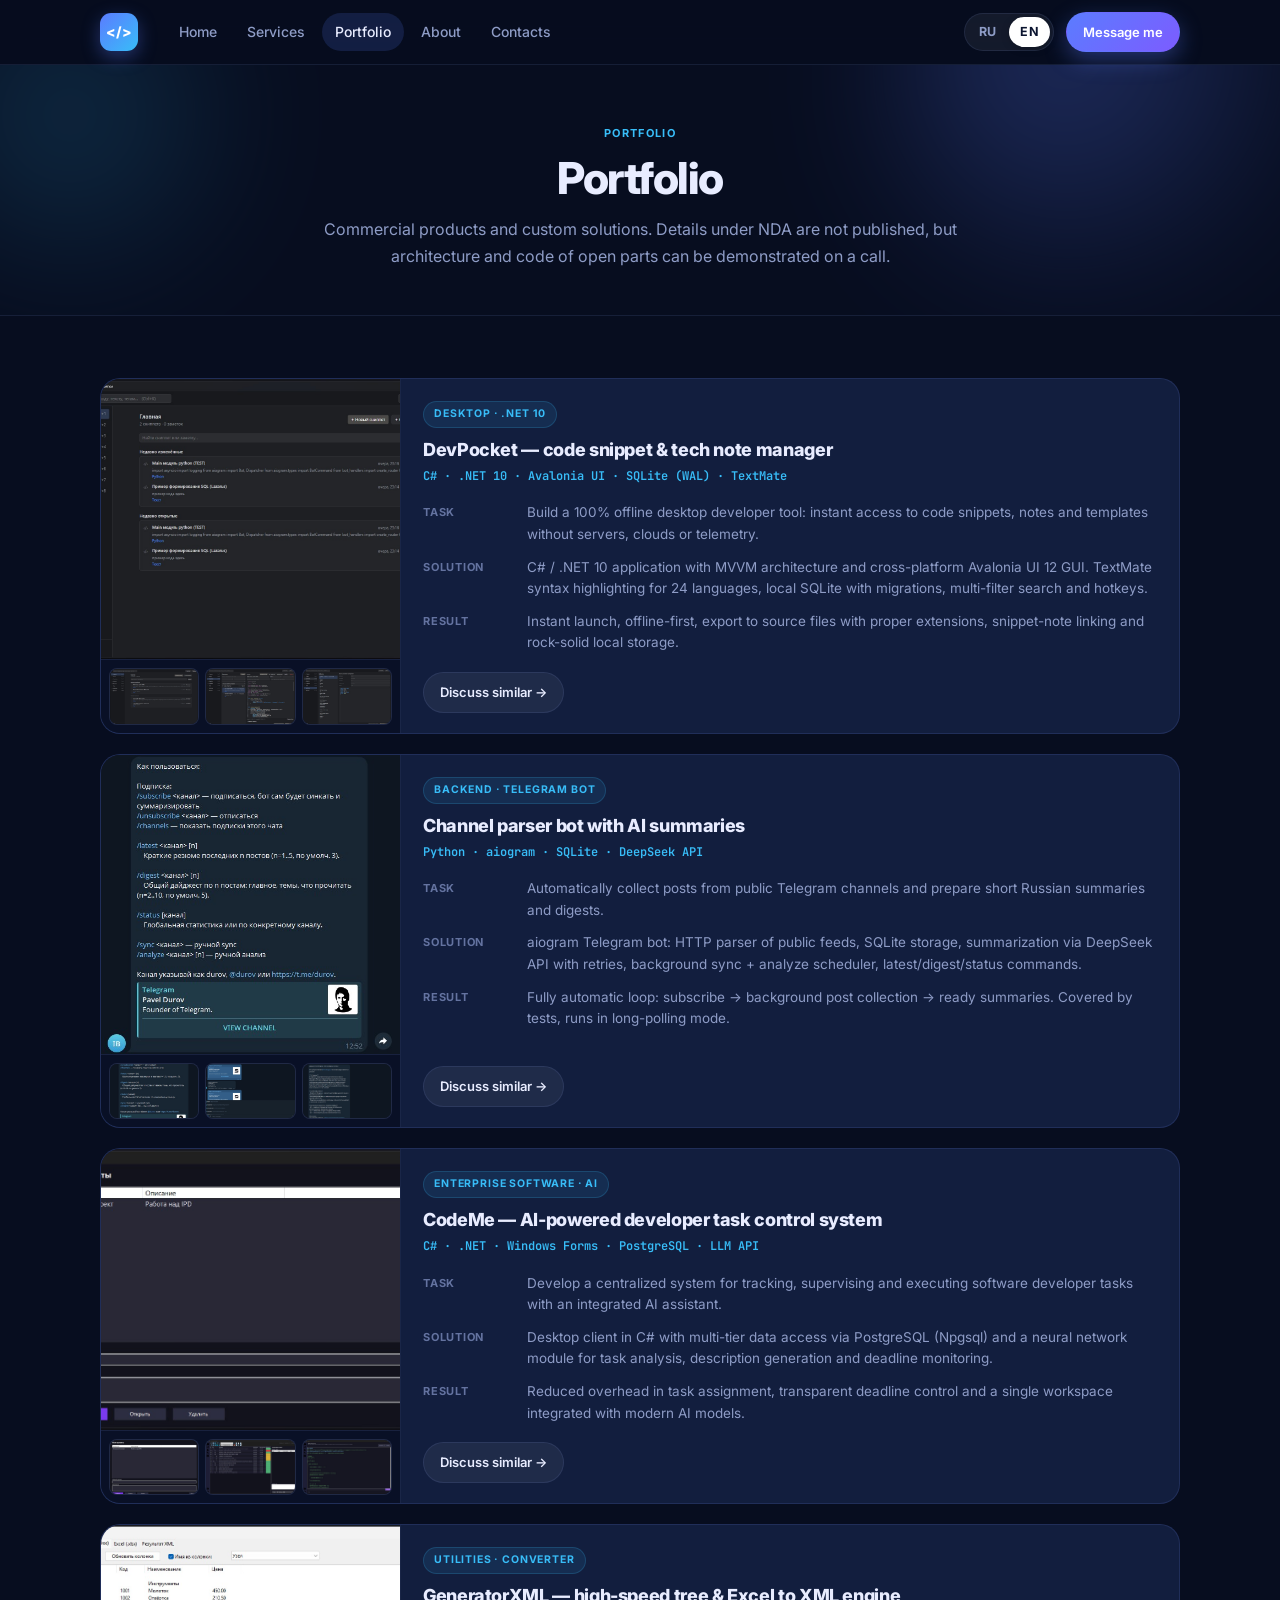
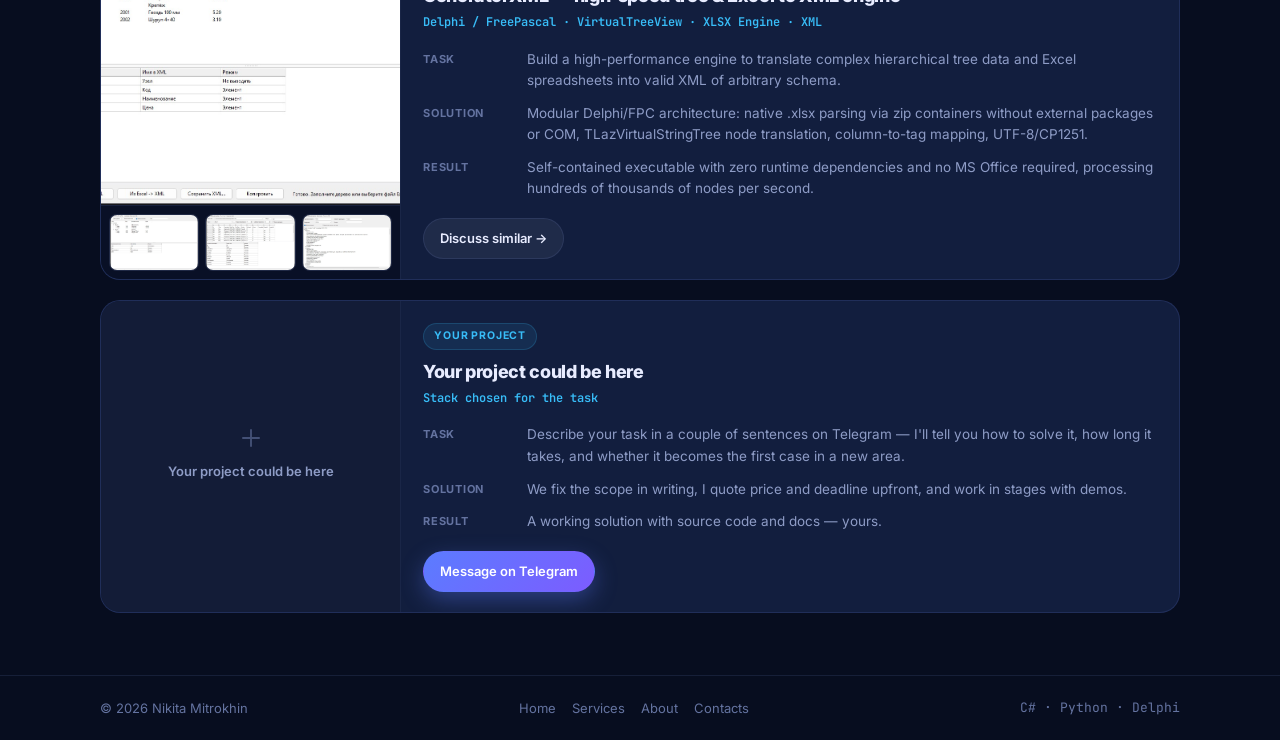
<file: portfolio.html>
<!DOCTYPE html>
<html lang="ru">
<head>
<meta charset="UTF-8">
<meta name="viewport" content="width=device-width, initial-scale=1.0">
<title>Портфолио — Никита Митрохин</title>
<meta name="site-title-ru" content="Портфолио — Никита Митрохин">
<meta name="site-title-en" content="Portfolio — Nikita Mitrokhin">
<meta name="description" content="Примеры проектов Никиты Митрохина: DevPocket (C# / Avalonia UI), бот-парсер с AI на Python, CodeMe (C# + ИИ), GeneratorXML на Delphi.">
<meta name="theme-color" content="#070d1f">
<meta name="color-scheme" content="dark">
<link rel="preconnect" href="https://fonts.googleapis.com">
<link rel="preconnect" href="https://fonts.gstatic.com" crossorigin>
<link href="https://fonts.googleapis.com/css2?family=Inter:wght@400;500;600;700;800&family=JetBrains+Mono:wght@500&display=swap" rel="stylesheet">
<link rel="stylesheet" href="assets/css/style.css">
</head>
<body>

<a class="sr-only" href="#main">Перейти к содержимому</a>

<header class="nav">
  <div class="container nav__inner">
    <a href="index.html" class="nav__logo" aria-label="На главную"><span class="nav__logo-mark">&lt;/&gt;</span></a>
    <nav class="nav__links" aria-label="Основная навигация">
      <a href="index.html" data-i18n="nav.home">Главная</a>
      <a href="services.html" data-i18n="nav.services">Услуги</a>
      <a href="portfolio.html" class="is-active" data-i18n="nav.portfolio">Портфолио</a>
      <a href="about.html" data-i18n="nav.about">Обо мне</a>
      <a href="contacts.html" data-i18n="nav.contacts">Контакты</a>
    </nav>
    <div class="nav__right">
      <div class="lang" role="group" aria-label="Язык сайта / Site language">
        <button class="lang__btn is-active" type="button" data-lang="ru">RU</button>
        <button class="lang__btn" type="button" data-lang="en">EN</button>
      </div>
      <a class="btn btn--sm btn--primary" href="https://t.me/ceo_csharp" target="_blank" rel="noopener noreferrer" data-i18n="nav.cta">Написать мне</a>
      <button class="burger" id="burger" type="button" aria-label="Меню" aria-expanded="false" aria-controls="mmenu">
        <span></span><span></span><span></span>
      </button>
    </div>
  </div>
</header>

<nav class="mmenu" id="mmenu" aria-label="Мобильная навигация">
  <a href="index.html" data-i18n="nav.home">Главная</a>
  <a href="services.html" data-i18n="nav.services">Услуги</a>
  <a href="portfolio.html" class="is-active" data-i18n="nav.portfolio">Портфолио</a>
  <a href="about.html" data-i18n="nav.about">Обо мне</a>
  <a href="contacts.html" data-i18n="nav.contacts">Контакты</a>
  <a class="btn btn--primary" href="https://t.me/ceo_csharp" target="_blank" rel="noopener noreferrer" data-i18n="nav.cta">Написать мне</a>
</nav>

<main id="main">

<section class="phead">
  <div class="phead__bg" aria-hidden="true"><span class="orb"></span><span class="orb orb--b"></span></div>
  <div class="container phead__inner">
    <span class="eyebrow" data-i18n="nav.portfolio">Портфолио</span>
    <h1 data-i18n="pf.page.title">Портфолио</h1>
    <p data-i18n="pf.page.lead">Проекты, о которых могу рассказать. Детали под NDA не публикую, но на созвоне покажу и объясню больше.</p>
  </div>
</section>

<section class="section">
  <div class="container">
    <div class="pf">

      <!-- Проект 1: DevPocket -->
      <article class="pf__item reveal">
        <div class="pf__media">
          <button class="shot" type="button" data-full="assets/img/work1-1.jpg" aria-label="Скриншот DevPocket: главное окно">
            <img src="assets/img/work1-1.jpg" alt="Интерфейс DevPocket — библиотека сниппетов и заметок" loading="lazy"
                 onerror="this.style.display='none'; this.nextElementSibling.style.display='grid'">
            <span class="shot__ph" aria-hidden="true">
              <svg viewBox="0 0 24 24" fill="none" stroke="currentColor" stroke-width="1.5"><rect x="3" y="3" width="18" height="18" rx="2"/><circle cx="9" cy="9" r="2"/><path d="M21 15l-5-5L5 21"/></svg>
              <span data-i18n="pf.ph">Скриншот проекта</span>
              <small>work1-1.jpg</small>
            </span>
          </button>
          <div class="pf__gallery">
            <button class="pf__thumb" type="button" data-full="assets/img/work1-1.jpg" aria-label="Скриншот 1">
              <img src="assets/img/work1-1.jpg" alt="Скриншот 1" loading="lazy"
                   onerror="this.style.display='none'; this.nextElementSibling.style.display='grid'">
              <span class="shot__ph" aria-hidden="true">
                <svg viewBox="0 0 24 24" fill="none" stroke="currentColor" stroke-width="1.5"><rect x="3" y="3" width="18" height="18" rx="2"/></svg>
                <small>1-1</small>
              </span>
            </button>
            <button class="pf__thumb" type="button" data-full="assets/img/work1-2.jpg" aria-label="Скриншот 2">
              <img src="assets/img/work1-2.jpg" alt="Скриншот 2" loading="lazy"
                   onerror="this.style.display='none'; this.nextElementSibling.style.display='grid'">
              <span class="shot__ph" aria-hidden="true">
                <svg viewBox="0 0 24 24" fill="none" stroke="currentColor" stroke-width="1.5"><rect x="3" y="3" width="18" height="18" rx="2"/></svg>
                <small>1-2</small>
              </span>
            </button>
            <button class="pf__thumb" type="button" data-full="assets/img/work1-3.jpg" aria-label="Скриншот 3">
              <img src="assets/img/work1-3.jpg" alt="Скриншот 3" loading="lazy"
                   onerror="this.style.display='none'; this.nextElementSibling.style.display='grid'">
              <span class="shot__ph" aria-hidden="true">
                <svg viewBox="0 0 24 24" fill="none" stroke="currentColor" stroke-width="1.5"><rect x="3" y="3" width="18" height="18" rx="2"/></svg>
                <small>1-3</small>
              </span>
            </button>
          </div>
        </div>
        <div class="pf__body">
          <span class="pf__tag" data-i18n="pf.1.tag">Десктоп · .NET 10</span>
          <h3 data-i18n="pf.1.t">DevPocket — органайзер кода и технических заметок</h3>
          <p class="pf__stack mono" data-i18n="pf.1.s">C# · .NET 10 · Avalonia UI · SQLite (WAL) · TextMate</p>
          <div class="pf__rows">
            <div class="pf__row"><span class="pf__k" data-i18n="pf.task">Задача</span><span class="pf__v" data-i18n="pf.1.task">Создать 100% автономное desktop-приложение для разработчиков: быстрый доступ к сниппетам кода, техническим заметкам и шаблонам без серверов, облаков и телеметрии.</span></div>
            <div class="pf__row"><span class="pf__k" data-i18n="pf.solution">Решение</span><span class="pf__v" data-i18n="pf.1.solution">Приложение на C# / .NET 10 с MVVM-архитектурой и кроссплатформенным GUI на Avalonia UI 12. Встроен редактор кода с подсветкой синтаксиса TextMate для 24 языков, локальная база SQLite с миграциями, многокритериальный поиск и горячие клавиши.</span></div>
            <div class="pf__row"><span class="pf__k" data-i18n="pf.result">Результат</span><span class="pf__v" data-i18n="pf.1.result">Молниеносный запуск, оффлайн-работа, экспорт в файлы с правильными расширениями, связывание заметок со сниппетами и надёжное локальное хранение данных.</span></div>
          </div>
          <div class="pf__foot">
            <a class="btn btn--ghost btn--sm" href="https://t.me/ceo_csharp" target="_blank" rel="noopener noreferrer" data-i18n="pf.cta">Обсудить похожее →</a>
          </div>
        </div>
      </article>

      <!-- Проект 2: Бот-парсер с AI -->
      <article class="pf__item reveal">
        <div class="pf__media">
          <button class="shot" type="button" data-full="assets/img/work2-1.jpg" aria-label="Скриншот проекта: бот-парсер с AI-суммаризацией">
            <img src="assets/img/work2-1.jpg" alt="Интерфейс бота с AI-суммаризацией постов" loading="lazy"
                 onerror="this.style.display='none'; this.nextElementSibling.style.display='grid'">
            <span class="shot__ph" aria-hidden="true">
              <svg viewBox="0 0 24 24" fill="none" stroke="currentColor" stroke-width="1.5"><rect x="3" y="3" width="18" height="18" rx="2"/><circle cx="9" cy="9" r="2"/><path d="M21 15l-5-5L5 21"/></svg>
              <span data-i18n="pf.ph">Скриншот проекта</span>
              <small>work2-1.jpg</small>
            </span>
          </button>
          <div class="pf__gallery">
            <button class="pf__thumb" type="button" data-full="assets/img/work2-1.jpg" aria-label="Скриншот 1">
              <img src="assets/img/work2-1.jpg" alt="Скриншот 1" loading="lazy"
                   onerror="this.style.display='none'; this.nextElementSibling.style.display='grid'">
              <span class="shot__ph" aria-hidden="true">
                <svg viewBox="0 0 24 24" fill="none" stroke="currentColor" stroke-width="1.5"><rect x="3" y="3" width="18" height="18" rx="2"/></svg>
                <small>2-1</small>
              </span>
            </button>
            <button class="pf__thumb" type="button" data-full="assets/img/work2-2.jpg" aria-label="Скриншот 2">
              <img src="assets/img/work2-2.jpg" alt="Скриншот 2" loading="lazy"
                   onerror="this.style.display='none'; this.nextElementSibling.style.display='grid'">
              <span class="shot__ph" aria-hidden="true">
                <svg viewBox="0 0 24 24" fill="none" stroke="currentColor" stroke-width="1.5"><rect x="3" y="3" width="18" height="18" rx="2"/></svg>
                <small>2-2</small>
              </span>
            </button>
            <button class="pf__thumb" type="button" data-full="assets/img/work2-3.jpg" aria-label="Скриншот 3">
              <img src="assets/img/work2-3.jpg" alt="Скриншот 3" loading="lazy"
                   onerror="this.style.display='none'; this.nextElementSibling.style.display='grid'">
              <span class="shot__ph" aria-hidden="true">
                <svg viewBox="0 0 24 24" fill="none" stroke="currentColor" stroke-width="1.5"><rect x="3" y="3" width="18" height="18" rx="2"/></svg>
                <small>2-3</small>
              </span>
            </button>
          </div>
        </div>
        <div class="pf__body">
          <span class="pf__tag" data-i18n="pf.2.tag">Backend · Telegram-бот</span>
          <h3 data-i18n="pf.2.t">Бот-парсер каналов с AI-суммаризацией</h3>
          <p class="pf__stack mono" data-i18n="pf.2.s">Python · aiogram · SQLite · DeepSeek API</p>
          <div class="pf__rows">
            <div class="pf__row"><span class="pf__k" data-i18n="pf.task">Задача</span><span class="pf__v" data-i18n="pf.2.task">Автоматически забирать посты из публичных Telegram-каналов и готовить по ним краткие русскоязычные резюме и дайджесты.</span></div>
            <div class="pf__row"><span class="pf__k" data-i18n="pf.solution">Решение</span><span class="pf__v" data-i18n="pf.2.solution">Telegram-бот на aiogram: HTTP-парсер публичных лент, SQLite-хранилище, суммаризация через DeepSeek API с ретраями, фоновый планировщик sync + analyze по подпискам, команды latest/digest/status.</span></div>
            <div class="pf__row"><span class="pf__k" data-i18n="pf.result">Результат</span><span class="pf__v" data-i18n="pf.2.result">Полностью автоматический цикл: подписка → фоновый сбор постов → готовые резюме. Покрыт тестами, работает в режиме long polling.</span></div>
          </div>
          <div class="pf__foot">
            <a class="btn btn--ghost btn--sm" href="https://t.me/ceo_csharp" target="_blank" rel="noopener noreferrer" data-i18n="pf.cta">Обсудить похожее →</a>
          </div>
        </div>
      </article>

      <!-- Проект 3: CodeMe -->
      <article class="pf__item reveal">
        <div class="pf__media">
          <button class="shot" type="button" data-full="assets/img/work3-1.jpg" aria-label="Скриншот CodeMe">
            <img src="assets/img/work3-1.jpg" alt="Интерфейс CodeMe — контроль задач разработчика" loading="lazy"
                 onerror="this.style.display='none'; this.nextElementSibling.style.display='grid'">
            <span class="shot__ph" aria-hidden="true">
              <svg viewBox="0 0 24 24" fill="none" stroke="currentColor" stroke-width="1.5"><rect x="3" y="3" width="18" height="18" rx="2"/><circle cx="9" cy="9" r="2"/><path d="M21 15l-5-5L5 21"/></svg>
              <span data-i18n="pf.ph">Скриншот проекта</span>
              <small>work3-1.jpg</small>
            </span>
          </button>
          <div class="pf__gallery">
            <button class="pf__thumb" type="button" data-full="assets/img/work3-1.jpg" aria-label="Скриншот 1">
              <img src="assets/img/work3-1.jpg" alt="Скриншот 1" loading="lazy"
                   onerror="this.style.display='none'; this.nextElementSibling.style.display='grid'">
              <span class="shot__ph" aria-hidden="true">
                <svg viewBox="0 0 24 24" fill="none" stroke="currentColor" stroke-width="1.5"><rect x="3" y="3" width="18" height="18" rx="2"/></svg>
                <small>3-1</small>
              </span>
            </button>
            <button class="pf__thumb" type="button" data-full="assets/img/work3-2.jpg" aria-label="Скриншот 2">
              <img src="assets/img/work3-2.jpg" alt="Скриншот 2" loading="lazy"
                   onerror="this.style.display='none'; this.nextElementSibling.style.display='grid'">
              <span class="shot__ph" aria-hidden="true">
                <svg viewBox="0 0 24 24" fill="none" stroke="currentColor" stroke-width="1.5"><rect x="3" y="3" width="18" height="18" rx="2"/></svg>
                <small>3-2</small>
              </span>
            </button>
            <button class="pf__thumb" type="button" data-full="assets/img/work3-3.jpg" aria-label="Скриншот 3">
              <img src="assets/img/work3-3.jpg" alt="Скриншот 3" loading="lazy"
                   onerror="this.style.display='none'; this.nextElementSibling.style.display='grid'">
              <span class="shot__ph" aria-hidden="true">
                <svg viewBox="0 0 24 24" fill="none" stroke="currentColor" stroke-width="1.5"><rect x="3" y="3" width="18" height="18" rx="2"/></svg>
                <small>3-3</small>
              </span>
            </button>
          </div>
        </div>
        <div class="pf__body">
          <span class="pf__tag" data-i18n="pf.3.tag">Промышленное ПО · ИИ</span>
          <h3 data-i18n="pf.3.t">CodeMe — автоматизированная система контроля задач с ИИ</h3>
          <p class="pf__stack mono" data-i18n="pf.3.s">C# · .NET · Windows Forms · PostgreSQL · LLM API</p>
          <div class="pf__rows">
            <div class="pf__row"><span class="pf__k" data-i18n="pf.task">Задача</span><span class="pf__v" data-i18n="pf.3.task">Разработать централизованную систему учёта, контроля и сопровождения задач разработчика программного обеспечения с интеллектуальным ассистентом.</span></div>
            <div class="pf__row"><span class="pf__k" data-i18n="pf.solution">Решение</span><span class="pf__v" data-i18n="pf.3.solution">Desktop-клиент на C# с многослойным доступом к данным через PostgreSQL (Npgsql) и встроенным модулем нейросетевого анализа задач, генерации описаний и контроля сроков исполнения.</span></div>
            <div class="pf__row"><span class="pf__k" data-i18n="pf.result">Результат</span><span class="pf__v" data-i18n="pf.3.result">Сокращение рутины при распределении задач, прозрачный контроль дедлайнов и единое рабочее пространство с интеграцией внешних моделей ИИ.</span></div>
          </div>
          <div class="pf__foot">
            <a class="btn btn--ghost btn--sm" href="https://t.me/ceo_csharp" target="_blank" rel="noopener noreferrer" data-i18n="pf.cta">Обсудить похожее →</a>
          </div>
        </div>
      </article>

      <!-- Проект 4: GeneratorXML -->
      <article class="pf__item reveal">
        <div class="pf__media">
          <button class="shot" type="button" data-full="assets/img/work4-1.jpg" aria-label="Скриншот GeneratorXML">
            <img src="assets/img/work4-1.jpg" alt="Интерфейс GeneratorXML — экспорт структур в XML" loading="lazy"
                 onerror="this.style.display='none'; this.nextElementSibling.style.display='grid'">
            <span class="shot__ph" aria-hidden="true">
              <svg viewBox="0 0 24 24" fill="none" stroke="currentColor" stroke-width="1.5"><rect x="3" y="3" width="18" height="18" rx="2"/><circle cx="9" cy="9" r="2"/><path d="M21 15l-5-5L5 21"/></svg>
              <span data-i18n="pf.ph">Скриншот проекта</span>
              <small>work4-1.jpg</small>
            </span>
          </button>
          <div class="pf__gallery">
            <button class="pf__thumb" type="button" data-full="assets/img/work4-1.jpg" aria-label="Скриншот 1">
              <img src="assets/img/work4-1.jpg" alt="Скриншот 1" loading="lazy"
                   onerror="this.style.display='none'; this.nextElementSibling.style.display='grid'">
              <span class="shot__ph" aria-hidden="true">
                <svg viewBox="0 0 24 24" fill="none" stroke="currentColor" stroke-width="1.5"><rect x="3" y="3" width="18" height="18" rx="2"/></svg>
                <small>4-1</small>
              </span>
            </button>
            <button class="pf__thumb" type="button" data-full="assets/img/work4-2.jpg" aria-label="Скриншот 2">
              <img src="assets/img/work4-2.jpg" alt="Скриншот 2" loading="lazy"
                   onerror="this.style.display='none'; this.nextElementSibling.style.display='grid'">
              <span class="shot__ph" aria-hidden="true">
                <svg viewBox="0 0 24 24" fill="none" stroke="currentColor" stroke-width="1.5"><rect x="3" y="3" width="18" height="18" rx="2"/></svg>
                <small>4-2</small>
              </span>
            </button>
            <button class="pf__thumb" type="button" data-full="assets/img/work4-3.jpg" aria-label="Скриншот 3">
              <img src="assets/img/work4-3.jpg" alt="Скриншот 3" loading="lazy"
                   onerror="this.style.display='none'; this.nextElementSibling.style.display='grid'">
              <span class="shot__ph" aria-hidden="true">
                <svg viewBox="0 0 24 24" fill="none" stroke="currentColor" stroke-width="1.5"><rect x="3" y="3" width="18" height="18" rx="2"/></svg>
                <small>4-3</small>
              </span>
            </button>
          </div>
        </div>
        <div class="pf__body">
          <span class="pf__tag" data-i18n="pf.4.tag">Утилиты · Конвертер</span>
          <h3 data-i18n="pf.4.t">GeneratorXML — высокоскоростной транслятор структур в XML</h3>
          <p class="pf__stack mono" data-i18n="pf.4.s">Delphi / FreePascal · VirtualTreeView · XLSX Engine · XML</p>
          <div class="pf__rows">
            <div class="pf__row"><span class="pf__k" data-i18n="pf.task">Задача</span><span class="pf__v" data-i18n="pf.4.task">Реализовать компонентный движок для мгновенного экспорта сложных древовидных структур данных и электронных таблиц Excel в валидный XML произвольной схемы.</span></div>
            <div class="pf__row"><span class="pf__k" data-i18n="pf.solution">Решение</span><span class="pf__v" data-i18n="pf.4.solution">Модульная архитектура на Delphi/FPC: прямой парсинг .xlsx через zip-контейнеры без внешних библиотек и COM-объектов, трансляция узлов TLazVirtualStringTree, настраиваемый маппинг колонок в атрибуты/теги и кодировки UTF-8 / CP1251.</span></div>
            <div class="pf__row"><span class="pf__k" data-i18n="pf.result">Результат</span><span class="pf__v" data-i18n="pf.4.result">Автономный исполняемый модуль без сторонних зависимостей и MS Office, скорость обработки сотен тысяч узлов в секунду и лёгкое встраивание в существующие программы.</span></div>
          </div>
          <div class="pf__foot">
            <a class="btn btn--ghost btn--sm" href="https://t.me/ceo_csharp" target="_blank" rel="noopener noreferrer" data-i18n="pf.cta">Обсудить похожее →</a>
          </div>
        </div>
      </article>

      <!-- Проект 5: Заготовка под заказчика -->
      <article class="pf__item reveal">
        <div class="pf__media">
          <div class="shot" role="presentation">
            <span class="shot__ph" style="display:grid">
              <svg viewBox="0 0 24 24" fill="none" stroke="currentColor" stroke-width="1.5"><path d="M12 5v14M5 12h14"/></svg>
              <span data-i18n="pf.5.t">Здесь может быть ваш проект</span>
              <small></small>
            </span>
          </div>
        </div>
        <div class="pf__body">
          <span class="pf__tag" data-i18n="pf.5.tag">Ваш проект</span>
          <h3 data-i18n="pf.5.t">Здесь может быть ваш проект</h3>
          <p class="pf__stack mono" data-i18n="pf.5.s">Стек подберём под задачу</p>
          <div class="pf__rows">
            <div class="pf__row"><span class="pf__k" data-i18n="pf.task">Задача</span><span class="pf__v" data-i18n="pf.5.task">Опишите задачу парой предложений в Telegram — скажу, как её решить, сколько это займёт и будет ли это первый кейс в новом направлении.</span></div>
            <div class="pf__row"><span class="pf__k" data-i18n="pf.solution">Решение</span><span class="pf__v" data-i18n="pf.5.solution">Фиксируем ТЗ письменно, называю цену и срок до старта, работаю этапами с демо.</span></div>
            <div class="pf__row"><span class="pf__k" data-i18n="pf.result">Результат</span><span class="pf__v" data-i18n="pf.5.result">Рабочее решение, исходники и инструкция — ваши.</span></div>
          </div>
          <div class="pf__foot">
            <a class="btn btn--primary btn--sm" href="contacts.html" data-i18n="cta.go">Написать в Telegram</a>
          </div>
        </div>
      </article>

    </div>
  </div>
</section>

</main>

<footer class="footer">
  <div class="container footer__inner">
    <span>© <span id="year">2026</span> <span data-i18n="footer.name">Никита Митрохин</span></span>
    <nav class="footer__nav" aria-label="Навигация в подвале">
      <a href="index.html" data-i18n="nav.home">Главная</a>
      <a href="services.html" data-i18n="nav.services">Услуги</a>
      <a href="about.html" data-i18n="nav.about">Обо мне</a>
      <a href="contacts.html" data-i18n="nav.contacts">Контакты</a>
    </nav>
    <span class="mono" data-i18n="footer.tag">C# · Python · Delphi</span>
  </div>
</footer>

<div class="lb" id="lb" aria-hidden="true">
  <button class="lb__backdrop" type="button" aria-label="Закрыть" id="lbClose"></button>
  <img class="lb__img" id="lbImg" alt="">
  <button class="lb__x" type="button" aria-label="Закрыть">&times;</button>
</div>

<script src="assets/js/script.js"></script>
</body>
</html>
</file>
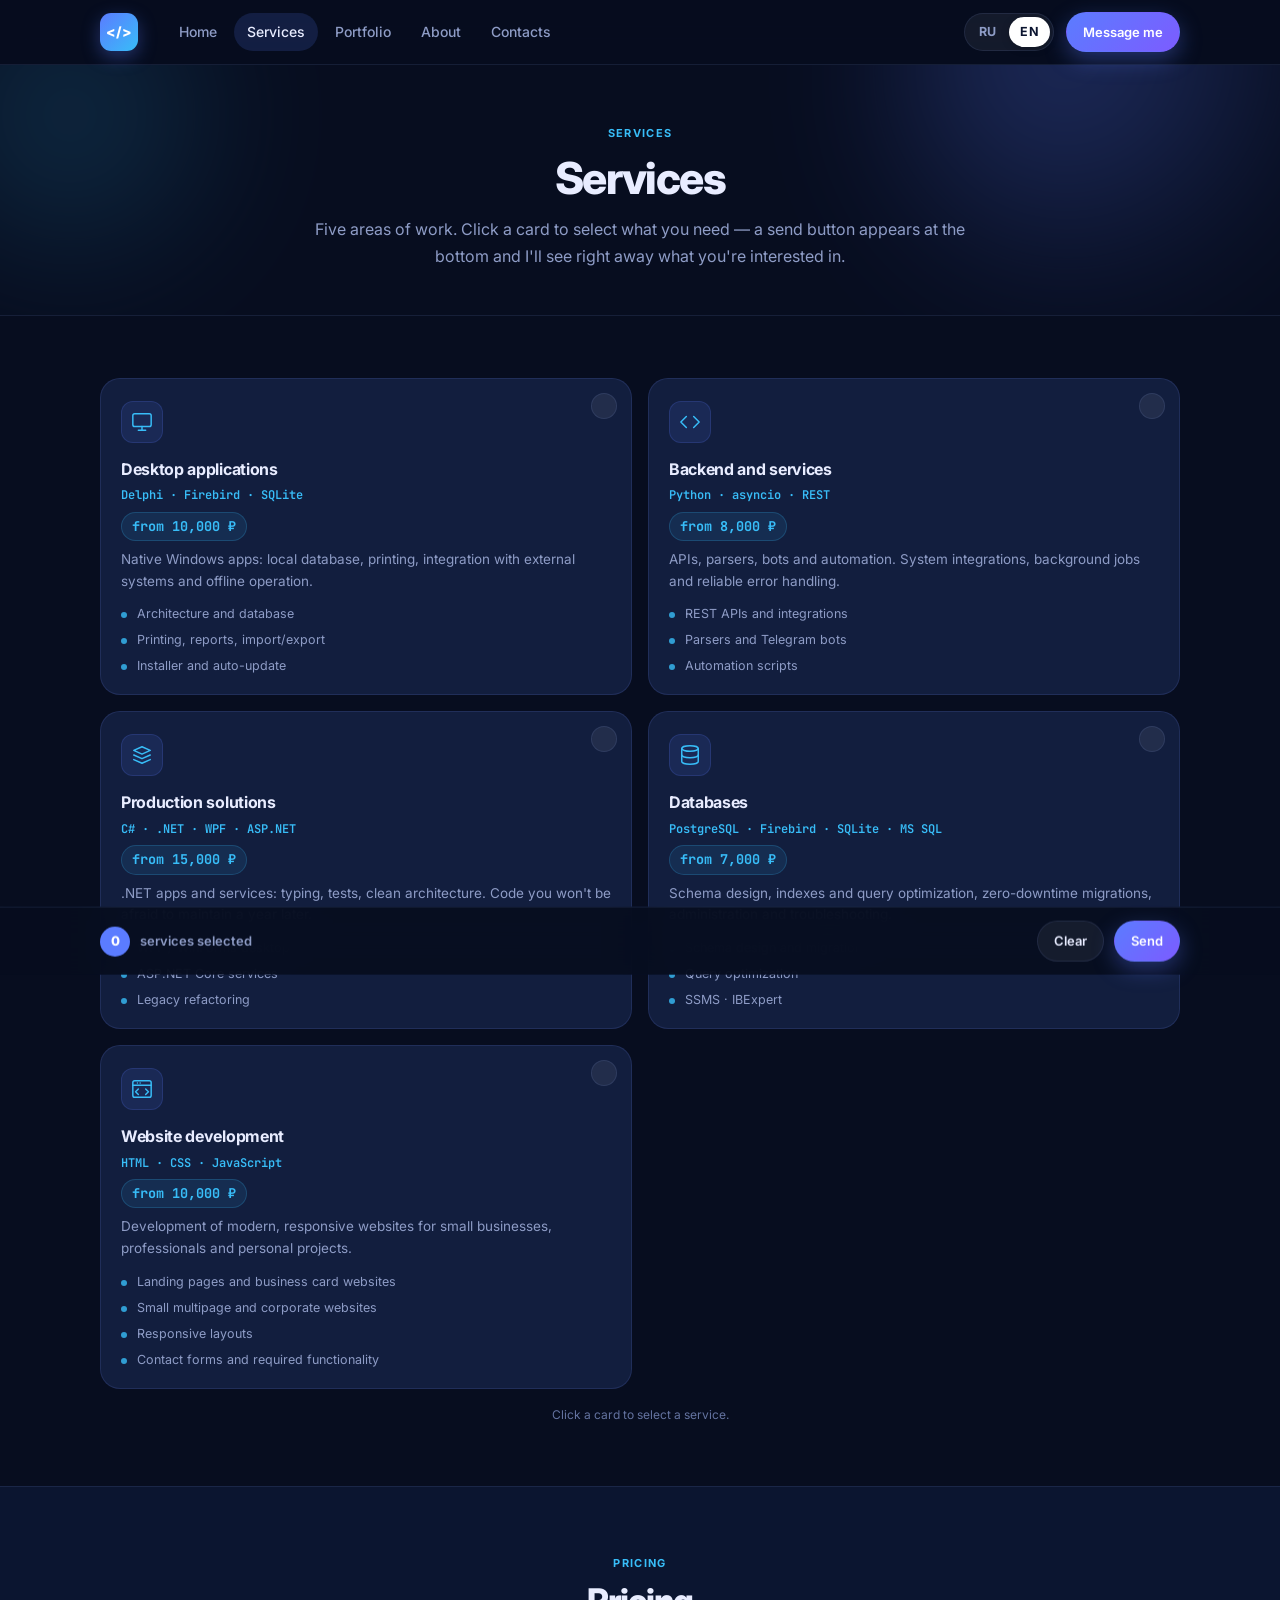
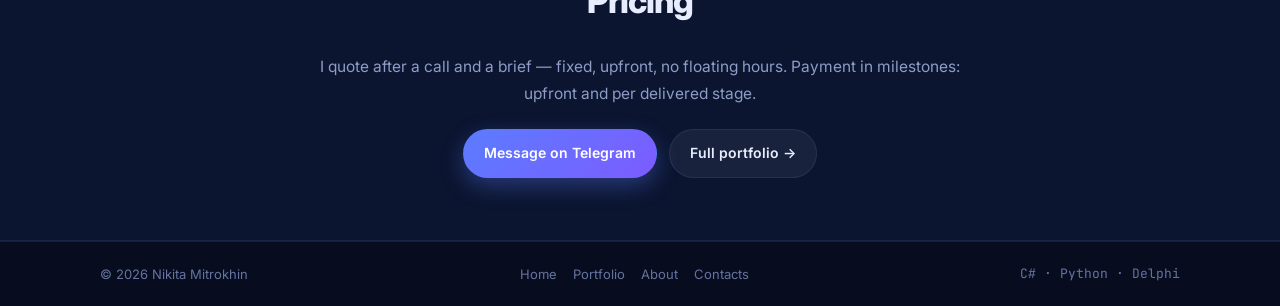
<file: services.html>
<!DOCTYPE html>
<html lang="ru">
<head>
<meta charset="UTF-8">
<meta name="viewport" content="width=device-width, initial-scale=1.0">
<title>Услуги — Никита Митрохин</title>
<meta name="site-title-ru" content="Услуги — Никита Митрохин">
<meta name="site-title-en" content="Services — Nikita Mitrokhin">
<meta name="description" content="Услуги программиста: десктоп-приложения на Delphi, backend и автоматизация на Python, промышленные решения на C#/.NET, работа с базами данных PostgreSQL, Firebird, SQLite, MS SQL.">
<meta name="theme-color" content="#070d1f">
<meta name="color-scheme" content="dark">
<link rel="preconnect" href="https://fonts.googleapis.com">
<link rel="preconnect" href="https://fonts.gstatic.com" crossorigin>
<link href="https://fonts.googleapis.com/css2?family=Inter:wght@400;500;600;700;800&family=JetBrains+Mono:wght@500&display=swap" rel="stylesheet">
<link rel="stylesheet" href="assets/css/style.css">
</head>
<body>

<a class="sr-only" href="#main">Перейти к содержимому</a>

<header class="nav">
  <div class="container nav__inner">
    <a href="index.html" class="nav__logo" aria-label="На главную"><span class="nav__logo-mark">&lt;/&gt;</span></a>
    <nav class="nav__links" aria-label="Основная навигация">
      <a href="index.html" data-i18n="nav.home">Главная</a>
      <a href="services.html" class="is-active" data-i18n="nav.services">Услуги</a>
      <a href="portfolio.html" data-i18n="nav.portfolio">Портфолио</a>
      <a href="about.html" data-i18n="nav.about">Обо мне</a>
      <a href="contacts.html" data-i18n="nav.contacts">Контакты</a>
    </nav>
    <div class="nav__right">
      <div class="lang" role="group" aria-label="Язык сайта / Site language">
        <button class="lang__btn is-active" type="button" data-lang="ru">RU</button>
        <button class="lang__btn" type="button" data-lang="en">EN</button>
      </div>
      <a class="btn btn--sm btn--primary" href="https://t.me/ceo_csharp" target="_blank" rel="noopener noreferrer" data-i18n="nav.cta">Написать мне</a>
      <button class="burger" id="burger" type="button" aria-label="Меню" aria-expanded="false" aria-controls="mmenu">
        <span></span><span></span><span></span>
      </button>
    </div>
  </div>
</header>

<nav class="mmenu" id="mmenu" aria-label="Мобильная навигация">
  <a href="index.html" data-i18n="nav.home">Главная</a>
  <a href="services.html" class="is-active" data-i18n="nav.services">Услуги</a>
  <a href="portfolio.html" data-i18n="nav.portfolio">Портфолио</a>
  <a href="about.html" data-i18n="nav.about">Обо мне</a>
  <a href="contacts.html" data-i18n="nav.contacts">Контакты</a>
  <a class="btn btn--primary" href="https://t.me/ceo_csharp" target="_blank" rel="noopener noreferrer" data-i18n="nav.cta">Написать мне</a>
</nav>

<main id="main">

<section class="phead">
  <div class="phead__bg" aria-hidden="true"><span class="orb"></span><span class="orb orb--b"></span></div>
  <div class="container phead__inner">
    <span class="eyebrow" data-i18n="nav.services">Услуги</span>
    <h1 data-i18n="svc.page.title">Услуги</h1>
    <p data-i18n="svc.page.lead">Пять направлений работы. Нажмите на карточку, чтобы выбрать нужное, — внизу появится кнопка отправки, и я сразу увижу, что вас интересует.</p>
  </div>
</section>

<section class="section">
  <div class="container">
    <div class="cards">
      <article class="card" tabindex="0" role="checkbox" aria-checked="false" data-id="desktop">
        <span class="card__check" aria-hidden="true"><svg viewBox="0 0 24 24" width="14" height="14" fill="none" stroke="currentColor" stroke-width="3" stroke-linecap="round" stroke-linejoin="round"><polyline points="20 6 9 17 4 12"/></svg></span>
        <span class="card__ico" aria-hidden="true"><svg viewBox="0 0 24 24" fill="none" stroke="currentColor" stroke-width="1.6" stroke-linecap="round" stroke-linejoin="round"><rect x="2" y="3" width="20" height="14" rx="2"/><path d="M8 21h8M12 17v4"/></svg></span>
        <h3 data-i18n="svc.1.t">Десктоп-приложения</h3>
        <p class="card__stack mono" data-i18n="svc.1.s">Delphi · Firebird · SQLite</p>
        <span class="card__price mono" data-i18n="home.svc.1.price">от 10 000 ₽</span>
        <p class="card__text" data-i18n="svc.1.d">Нативные Windows-программы: работа с локальной базой, печать, интеграция с внешними системами и автономная работа без интернета.</p>
        <ul class="card__list">
          <li data-i18n="svc.1.l1">Архитектура и база данных</li>
          <li data-i18n="svc.1.l2">Печать, отчёты, импорт/экспорт</li>
          <li data-i18n="svc.1.l3">Установщик и автообновление</li>
        </ul>
      </article>

      <article class="card" tabindex="0" role="checkbox" aria-checked="false" data-id="backend">
        <span class="card__check" aria-hidden="true"><svg viewBox="0 0 24 24" width="14" height="14" fill="none" stroke="currentColor" stroke-width="3" stroke-linecap="round" stroke-linejoin="round"><polyline points="20 6 9 17 4 12"/></svg></span>
        <span class="card__ico" aria-hidden="true"><svg viewBox="0 0 24 24" fill="none" stroke="currentColor" stroke-width="1.6" stroke-linecap="round" stroke-linejoin="round"><polyline points="16 18 22 12 16 6"/><polyline points="8 6 2 12 8 18"/></svg></span>
        <h3 data-i18n="svc.2.t">Backend и сервисы</h3>
        <p class="card__stack mono" data-i18n="svc.2.s">Python · asyncio · REST</p>
        <span class="card__price mono" data-i18n="home.svc.2.price">от 8 000 ₽</span>
        <p class="card__text" data-i18n="svc.2.d">API, парсеры, боты и автоматизация. Интеграции между системами, фоновые задачи и надёжная обработка ошибок.</p>
        <ul class="card__list">
          <li data-i18n="svc.2.l1">REST API и интеграции</li>
          <li data-i18n="svc.2.l2">Парсеры и Telegram-боты</li>
          <li data-i18n="svc.2.l3">Скрипты автоматизации</li>
        </ul>
      </article>

      <article class="card" tabindex="0" role="checkbox" aria-checked="false" data-id="dotnet">
        <span class="card__check" aria-hidden="true"><svg viewBox="0 0 24 24" width="14" height="14" fill="none" stroke="currentColor" stroke-width="3" stroke-linecap="round" stroke-linejoin="round"><polyline points="20 6 9 17 4 12"/></svg></span>
        <span class="card__ico" aria-hidden="true"><svg viewBox="0 0 24 24" fill="none" stroke="currentColor" stroke-width="1.6" stroke-linecap="round" stroke-linejoin="round"><path d="M3 7l9-4 9 4-9 4-9-4z"/><path d="M3 12l9 4 9-4M3 17l9 4 9-4"/></svg></span>
        <h3 data-i18n="svc.3.t">Промышленные решения</h3>
        <p class="card__stack mono" data-i18n="svc.3.s">C# · .NET · WPF · ASP.NET</p>
        <span class="card__price mono" data-i18n="home.svc.3.price">от 15 000 ₽</span>
        <p class="card__text" data-i18n="svc.3.d">Приложения и сервисы на .NET: типизация, тесты, чистая архитектура. Код, который не страшно дорабатывать через год.</p>
        <ul class="card__list">
          <li data-i18n="svc.3.l1">WPF / WinForms десктоп</li>
          <li data-i18n="svc.3.l2">ASP.NET Core сервисы</li>
          <li data-i18n="svc.3.l3">Рефакторинг legacy</li>
        </ul>
      </article>

      <article class="card" tabindex="0" role="checkbox" aria-checked="false" data-id="db">
        <span class="card__check" aria-hidden="true"><svg viewBox="0 0 24 24" width="14" height="14" fill="none" stroke="currentColor" stroke-width="3" stroke-linecap="round" stroke-linejoin="round"><polyline points="20 6 9 17 4 12"/></svg></span>
        <span class="card__ico" aria-hidden="true"><svg viewBox="0 0 24 24" fill="none" stroke="currentColor" stroke-width="1.6" stroke-linecap="round" stroke-linejoin="round"><ellipse cx="12" cy="5" rx="9" ry="3"/><path d="M3 5v14c0 1.66 4 3 9 3s9-1.34 9-3V5"/><path d="M3 12c0 1.66 4 3 9 3s9-1.34 9-3"/></svg></span>
        <h3 data-i18n="svc.4.t">Базы данных</h3>
        <p class="card__stack mono" data-i18n="svc.4.s">PostgreSQL · Firebird · SQLite · MS SQL</p>
        <span class="card__price mono" data-i18n="home.svc.4.price">от 7 000 ₽</span>
        <p class="card__text" data-i18n="svc.4.d">Проектирование схем, индексы и оптимизация запросов, миграции без простоя, администрирование и разбор проблем.</p>
        <ul class="card__list">
          <li data-i18n="svc.4.l1">Дизайн и миграция схем</li>
          <li data-i18n="svc.4.l2">Оптимизация запросов</li>
          <li data-i18n="svc.4.l3">SSMS · IBExpert</li>
        </ul>
      </article>
      <article class="card" tabindex="0" role="checkbox" aria-checked="false" data-id="web">
        <span class="card__check" aria-hidden="true"><svg viewBox="0 0 24 24" width="14" height="14" fill="none" stroke="currentColor" stroke-width="3" stroke-linecap="round" stroke-linejoin="round"><polyline points="20 6 9 17 4 12"/></svg></span>
        <span class="card__ico" aria-hidden="true"><svg viewBox="0 0 24 24" fill="none" stroke="currentColor" stroke-width="1.6" stroke-linecap="round" stroke-linejoin="round"><rect x="2" y="3" width="20" height="18" rx="2"/><path d="M2 8h20M7 5.5h.01M10 5.5h.01M8 12l-3 3 3 3M16 12l3 3-3 3"/></svg></span>
        <h3 data-i18n="svc.5.t">Разработка сайтов</h3>
        <p class="card__stack mono" data-i18n="svc.5.s">HTML · CSS · JavaScript</p>
        <span class="card__price mono" data-i18n="home.svc.5.price">от 10 000 ₽</span>
        <p class="card__text" data-i18n="svc.5.d">Разработка современных адаптивных сайтов для малого бизнеса, специалистов и частных проектов.</p>
        <ul class="card__list">
          <li data-i18n="svc.5.l1">Лендинги и сайты-визитки</li>
          <li data-i18n="svc.5.l2">Небольшие многостраничные и корпоративные сайты</li>
          <li data-i18n="svc.5.l3">Адаптивная вёрстка</li>
          <li data-i18n="svc.5.l4">Формы обратной связи и необходимый функционал</li>
        </ul>
      </article>
    </div>

    <p class="cards__hint" data-i18n="svc.hint">Нажмите на карточку, чтобы выбрать услугу.</p>
  </div>
</section>

<section class="section section--alt">
  <div class="container">
    <div class="section__head reveal">
      <span class="eyebrow" data-i18n="svc.price.title">Стоимость</span>
      <h2 data-i18n="svc.price.title">Сколько это стоит</h2>
    </div>
    <div class="reveal" style="max-width:640px;margin:0 auto;text-align:center">
      <p style="font-size:15.5px;color:var(--muted);line-height:1.7" data-i18n="svc.price.d">
        Стоимость называю после созвона и ТЗ — фиксированно, до старта, без «плавающих» часов.
        Оплата поэтапно: предоплата и по готовности этапов.
      </p>
      <div style="margin-top:22px;display:flex;gap:12px;justify-content:center;flex-wrap:wrap">
        <a class="btn btn--primary" href="contacts.html" data-i18n="cta.go">Написать в Telegram</a>
        <a class="btn btn--ghost" href="portfolio.html" data-i18n="home.work.more">Всё портфолио →</a>
      </div>
    </div>
  </div>
</section>

</main>

<div class="dock" id="dock" aria-live="polite">
  <div class="container dock__inner">
    <div class="dock__info">
      <span class="dock__count" id="dockCount">0</span>
      <span class="dock__label" data-i18n="dock.label">услуг выбрано</span>
      <span class="dock__list" id="dockList"></span>
    </div>
    <div class="dock__actions">
      <button class="btn btn--ghost btn--sm" type="button" id="dockClear" data-i18n="dock.clear">Сбросить</button>
      <a class="btn btn--primary btn--sm" id="dockGo" href="https://t.me/ceo_csharp" target="_blank" rel="noopener noreferrer" data-i18n="dock.go">Отправить</a>
    </div>
  </div>
</div>

<footer class="footer">
  <div class="container footer__inner">
    <span>© <span id="year">2026</span> <span data-i18n="footer.name">Никита Митрохин</span></span>
    <nav class="footer__nav" aria-label="Навигация в подвале">
      <a href="index.html" data-i18n="nav.home">Главная</a>
      <a href="portfolio.html" data-i18n="nav.portfolio">Портфолио</a>
      <a href="about.html" data-i18n="nav.about">Обо мне</a>
      <a href="contacts.html" data-i18n="nav.contacts">Контакты</a>
    </nav>
    <span class="mono" data-i18n="footer.tag">C# · Python · Delphi</span>
  </div>
</footer>

<script src="assets/js/script.js"></script>
</body>
</html>
</file>
<file: assets/css/style.css>
/* ============================================================
   PersonalSite — дизайн-система
   ============================================================ */
:root{
  --bg:        #070d1f;
  --bg-2:      #0b1530;
  --surface:   #121e3e;
  --card:      #121e3e;
  --card-bd:   rgba(120,145,255,.14);
  --line:      rgba(150,175,255,.11);
  --text:      #e8ecff;
  --muted:     #8e9cc6;
  --faint:     #6473a0;
  --accent:    #5b7cff;
  --accent-2:  #38bdf8;
  --accent-glow: rgba(91,124,255,.35);
  --radius-lg: 20px;
  --radius-md: 14px;
  --radius-pill: 999px;
  --nav-h: 64px;
  --container: 1080px;
  --shadow-md: 0 12px 32px rgba(0,0,0,.30);
  --ease: cubic-bezier(.32,.72,0,1);
}

*{ box-sizing:border-box; margin:0; padding:0; }
html{ scroll-behavior:smooth; }
body{
  font-family: Inter, system-ui, -apple-system, Segoe UI, Roboto, Arial, sans-serif;
  background: var(--bg); color: var(--text);
  line-height:1.6; -webkit-font-smoothing: antialiased;
  overflow-x:hidden;
  min-height:100vh;
  display:flex; flex-direction:column;
}
main{ flex:1; }
a{ color:inherit; text-decoration:none; }
button, input, textarea{ font:inherit; }
img{ max-width:100%; display:block; }
.mono{ font-family:"JetBrains Mono", ui-monospace, monospace; }
.container{ width:min(100% - 40px, var(--container)); margin:0 auto; }
:focus-visible{ outline:3px solid var(--accent-2); outline-offset:2px; border-radius:6px; }
.sr-only{
  position:absolute; width:1px; height:1px; padding:0; margin:-1px;
  overflow:hidden; clip:rect(0 0 0 0); white-space:nowrap; border:0;
}

/* ===================== Навигация ===================== */
.nav{
  position:sticky; top:0; z-index:40;
  backdrop-filter: blur(16px) saturate(1.2);
  background: rgba(7,13,31,.80);
  border-bottom:1px solid var(--line);
}
.nav__inner{ height:var(--nav-h); display:flex; align-items:center; gap:28px; }
.nav__logo{
  width:38px; height:38px; border-radius:11px; flex-shrink:0;
  display:grid; place-items:center;
  background: linear-gradient(135deg, var(--accent), var(--accent-2));
  color:#fff; font-weight:800; font-size:13px;
  box-shadow: 0 6px 18px var(--accent-glow);
}
.nav__logo-mark{ font-size:14px; }
.nav__links{ display:flex; gap:4px; }
.nav__links a{
  padding:8px 13px; border-radius: var(--radius-pill);
  font-size:14px; font-weight:500; color:var(--muted);
  transition: color .16s, background .16s;
}
.nav__links a:hover{ color:var(--text); background: rgba(255,255,255,.06); }
.nav__links a.is-active{ color:var(--text); background: rgba(91,124,255,.16); }
.nav__right{ margin-left:auto; display:flex; align-items:center; gap:12px; }

.lang{
  display:flex; gap:2px; padding:3px;
  background: rgba(255,255,255,.06);
  border:1px solid var(--line);
  border-radius: var(--radius-pill);
}
.lang__btn{
  padding:5px 11px; border-radius: var(--radius-pill);
  font-size:12.5px; font-weight:700; letter-spacing:.03em;
  color:var(--muted); background:transparent; border:none; cursor:pointer;
  transition:.16s;
}
.lang__btn.is-active{ background:#fff; color:#0b1530; box-shadow: 0 2px 8px rgba(0,0,0,.18); }

.burger{
  display:none; width:42px; height:42px; border-radius:11px;
  background: rgba(255,255,255,.06); border:1px solid var(--line);
  cursor:pointer; position:relative;
}
.burger span{
  position:absolute; left:11px; right:11px; height:2px; border-radius:2px;
  background:var(--text); transition:.22s var(--ease);
}
.burger span:nth-child(1){ top:14px }
.burger span:nth-child(2){ top:20px }
.burger span:nth-child(3){ top:26px }
.burger.is-open span:nth-child(1){ transform: translateY(6px) rotate(45deg); }
.burger.is-open span:nth-child(2){ opacity:0; }
.burger.is-open span:nth-child(3){ transform: translateY(-6px) rotate(-45deg); }

.mmenu{
  position:fixed; inset: var(--nav-h) 0 auto 0; z-index:39;
  background: rgba(7,13,31,.98);
  backdrop-filter: blur(16px);
  border-bottom:1px solid var(--line);
  padding: 10px 20px 20px;
  display:none; flex-direction:column; gap:2px;
  transform: translateY(-8px); opacity:0; pointer-events:none;
  transition: transform .22s var(--ease), opacity .22s;
}
.mmenu.is-open{ transform: translateY(0); opacity:1; pointer-events:auto; }
.mmenu a{ padding:13px 12px; border-radius:12px; font-size:15px; font-weight:500; color:var(--muted); }
.mmenu a:hover, .mmenu a.is-active{ color:var(--text); background: rgba(255,255,255,.06); }
.mmenu .btn{ margin-top:10px; }

/* ===================== Кнопки ===================== */
.btn{
  display:inline-flex; align-items:center; justify-content:center; gap:8px;
  padding:12px 20px; border-radius: var(--radius-pill);
  font-size:14px; font-weight:600; cursor:pointer;
  border:1px solid transparent; white-space:nowrap;
  transition: transform .15s, box-shadow .16s, background .16s, border-color .16s;
}
.btn:active{ transform: scale(.98); }
.btn--primary{
  background: linear-gradient(135deg, var(--accent), #7c5cff);
  color:#fff; box-shadow: 0 8px 22px var(--accent-glow);
}
.btn--primary:hover{ box-shadow: 0 10px 28px rgba(91,124,255,.5); transform: translateY(-1px); }
.btn--ghost{ background: rgba(255,255,255,.06); border-color: var(--line); color: var(--text); }
.btn--ghost:hover{ background: rgba(255,255,255,.11); border-color: rgba(150,175,255,.24); }
.btn--sm{ padding:9px 16px; font-size:13px; }
.btn--block{ width:100%; }

/* ===================== Шапка страницы ===================== */
.phead{ position:relative; overflow:hidden; padding: 54px 0 46px; border-bottom:1px solid var(--line); }
.phead__bg{ position:absolute; inset:0; pointer-events:none; overflow:hidden; }
.phead__bg .orb{
  width:460px; height:460px; opacity:.32;
  background: radial-gradient(circle at 40% 40%, var(--accent), transparent 70%);
  top:-200px; right:-60px;
}
.phead__bg .orb--b{
  width:380px; height:380px; left:-120px; top:-140px; opacity:.22; right:auto;
  background: radial-gradient(circle at 50% 50%, var(--accent-2), transparent 70%);
}
.phead__inner{ position:relative; text-align:center; max-width:660px; margin:0 auto; }
.phead h1{
  margin-top:10px;
  font-size: clamp(30px, 4.4vw, 44px); font-weight:800;
  letter-spacing:-.035em; line-height:1.08;
}
.phead p{ margin-top:14px; font-size:16px; color:var(--muted); line-height:1.65; }

/* ===================== Hero ===================== */
.hero{ position:relative; overflow:hidden; padding: 60px 0 54px; border-bottom:1px solid var(--line); }
.hero__bg{ position:absolute; inset:0; pointer-events:none; overflow:hidden; }
.orb{ position:absolute; border-radius:50%; filter: blur(70px); }
.orb--1{ width:560px; height:560px; background: radial-gradient(circle at 30% 30%, var(--accent), transparent 70%); top:-160px; left:4%; opacity:.42; }
.orb--2{ width:540px; height:540px; background: radial-gradient(circle at 50% 50%, var(--accent-2), transparent 70%); top:-80px; right:-6%; opacity:.26; }
.orb--3{ width:760px; height:760px; background: radial-gradient(circle at 50% 50%, #7c5cff, transparent 70%); bottom:-340px; left:50%; transform:translateX(-50%); opacity:.16; }

.hero__inner{ position:relative; display:flex; flex-direction:column; align-items:center; text-align:center; }

.avatar{
  position:relative; width:180px; height:180px; border-radius:50%;
  padding:4px; margin-bottom:22px;
  background: linear-gradient(135deg, var(--accent), var(--accent-2), #7c5cff);
  box-shadow: 0 0 0 11px rgba(91,124,255,.08), 0 18px 44px rgba(0,0,0,.48);
}
.avatar__ph{
  width:100%; height:100%; border-radius:50%;
  background: linear-gradient(160deg,#1a2a5a,#0f1b3d);
  display:grid; place-items:center; color:var(--faint);
  border:3px solid var(--bg);
}
.avatar__img{
  position:absolute; inset:4px; width:calc(100% - 8px); height:calc(100% - 8px);
  border-radius:50%; object-fit:cover; border:3px solid var(--bg);
}

.pill{
  display:inline-flex; align-items:center; gap:8px;
  padding:6px 14px; border-radius: var(--radius-pill);
  background: rgba(91,124,255,.12); border:1px solid rgba(91,124,255,.22);
  font-size:11.5px; font-weight:700; letter-spacing:.07em; text-transform:uppercase;
  color: var(--accent-2);
}
.pill__dot{ width:7px; height:7px; border-radius:50%; background:#22c55e; box-shadow: 0 0 0 4px rgba(34,197,94,.18); }
.hero__title{ margin-top:14px; font-size: clamp(32px, 5.2vw, 50px); font-weight:800; letter-spacing:-.04em; line-height:1; }
.hero__role{ margin-top:10px; font-size:15px; color:var(--muted); font-weight:500; display:flex; flex-wrap:wrap; gap:6px; justify-content:center; align-items:center; }
.hero__sep{ opacity:.35; }
.hero__exp{ margin-top:14px; font-size:14px; font-weight:600; color:var(--accent-2); }
.hero__lead{ margin-top:14px; max-width:580px; font-size:16.5px; color:var(--muted); line-height:1.65; }
.hero__actions{ margin-top:26px; display:flex; gap:12px; flex-wrap:wrap; justify-content:center; }

.hero__facts{ margin-top:34px; display:grid; grid-template-columns: repeat(3,1fr); gap:12px; width:100%; max-width:660px; }
.hero__facts > div{ background:rgba(255,255,255,.04); border:1px solid var(--line); border-radius: var(--radius-md); padding:14px 12px; }
.hero__facts dt{ font-size:11px; font-weight:700; letter-spacing:.08em; text-transform:uppercase; color:var(--faint); }
.hero__facts dd{ margin-top:4px; font-size:13px; font-weight:600; }

/* ===================== Секции ===================== */
.section{ padding: 62px 0; }
.section--alt{ background: var(--bg-2); border-top:1px solid var(--line); border-bottom:1px solid var(--line); }
.section__head{ text-align:center; max-width:620px; margin:0 auto 34px; }
.eyebrow{ display:inline-block; font-size:11px; font-weight:700; letter-spacing:.12em; text-transform:uppercase; color: var(--accent-2); }
.section__head h2{ margin-top:8px; font-size: clamp(25px,3.4vw,34px); font-weight:800; letter-spacing:-.03em; line-height:1.12; }
.section__sub{ margin-top:10px; font-size:15px; color:var(--muted); }
.section__foot{ margin-top:28px; text-align:center; }
.link-more{
  display:inline-flex; align-items:center; gap:7px;
  font-size:14px; font-weight:600; color: var(--accent-2);
  padding:9px 16px; border-radius: var(--radius-pill);
  border:1px solid rgba(56,189,248,.22); background: rgba(56,189,248,.08);
  transition:.16s;
}
.link-more:hover{ background: rgba(56,189,248,.14); border-color: rgba(56,189,248,.34); }

/* ===================== Преимущества ===================== */
.why{ display:grid; grid-template-columns: repeat(4,1fr); gap:14px; }
.why__item{
  background: var(--card); border:1px solid var(--card-bd);
  border-radius: var(--radius-lg); padding:20px 18px;
  transition: border-color .16s, transform .16s;
}
.why__item:hover{ border-color: rgba(120,145,255,.28); transform: translateY(-2px); }
.why__ico{
  width:38px; height:38px; border-radius:11px; display:grid; place-items:center;
  background: rgba(91,124,255,.12); border:1px solid rgba(91,124,255,.18);
  color: var(--accent-2); margin-bottom:13px;
}
.why__ico svg{ width:19px; height:19px; }
.why__item h3{ font-size:15px; font-weight:700; letter-spacing:-.02em; }
.why__item p{ margin-top:7px; font-size:13.5px; color:var(--muted); line-height:1.6; }

/* ===================== Карточки услуг ===================== */
.cards{ display:grid; grid-template-columns: repeat(2,1fr); gap:16px; }
.card{
  position:relative; background: var(--card);
  border:1px solid var(--card-bd); border-radius: var(--radius-lg);
  padding:22px 20px 18px; cursor:pointer; user-select:none;
  transition: border-color .18s, transform .18s, box-shadow .18s, background .18s;
}
.card:hover{ border-color: rgba(120,145,255,.28); transform: translateY(-2px); box-shadow: var(--shadow-md); }
.card.is-selected{
  border-color: var(--accent);
  background: linear-gradient(180deg, rgba(91,124,255,.10), var(--card));
  box-shadow: 0 0 0 1px var(--accent), var(--shadow-md);
}
.card__check{
  position:absolute; top:14px; right:14px; width:26px; height:26px; border-radius:50%;
  display:grid; place-items:center; color:transparent;
  background: rgba(255,255,255,.07); border:1px solid var(--line);
  transition:.18s;
}
.card.is-selected .card__check{ background:var(--accent); border-color:var(--accent); color:#fff; box-shadow:0 4px 14px var(--accent-glow); }
.card__ico{
  width:42px; height:42px; border-radius:12px; display:grid; place-items:center;
  background: rgba(91,124,255,.12); border:1px solid rgba(91,124,255,.18);
  color: var(--accent-2); margin-bottom:14px;
}
.card__ico svg{ width:22px; height:22px; }
.card h3{ font-size:16px; font-weight:700; letter-spacing:-.02em; }
.card__stack{ margin-top:4px; font-size:12px; color: var(--accent-2); font-weight:600; }
.card__price{
  margin-top:6px; font-size:13.5px; font-weight:700; color: #38bdf8;
  display:inline-block; padding:3px 10px; border-radius: var(--radius-pill);
  background: rgba(56,189,248,.10); border:1px solid rgba(56,189,248,.20);
}
.card__text{ margin-top:8px; font-size:13.5px; color:var(--muted); line-height:1.6; }
.card__list{ margin-top:12px; list-style:none; display:flex; flex-direction:column; gap:6px; }
.card__list li{ font-size:12.5px; color:var(--muted); padding-left:16px; position:relative; }
.card__list li::before{ content:""; position:absolute; left:0; top:8px; width:6px; height:6px; border-radius:50%; background:var(--accent-2); opacity:.8; }
.cards__hint{ margin-top:16px; text-align:center; font-size:12px; color:var(--faint); }

.svc-mini{
  display:block; position:relative;
  background: var(--card); border:1px solid var(--card-bd);
  border-radius: var(--radius-lg); padding:20px;
  transition: border-color .18s, transform .18s, box-shadow .18s;
}
.svc-mini:hover{ border-color: rgba(120,145,255,.30); transform: translateY(-2px); box-shadow: var(--shadow-md); }
.svc-mini h3{ font-size:15.5px; font-weight:700; letter-spacing:-.02em; }
.svc-mini .card__stack{ margin-top:5px; }
.svc-mini .card__price{
  margin-top:7px; font-size:13px; font-weight:700; color: #38bdf8;
  display:inline-block; padding:3px 9px; border-radius: var(--radius-pill);
  background: rgba(56,189,248,.10); border:1px solid rgba(56,189,248,.20);
}
.svc-mini p{ margin-top:8px; font-size:13.5px; color:var(--muted); line-height:1.6; }
.svc-mini__go{ margin-top:12px; font-size:13px; font-weight:600; color: var(--accent-2); }

/* ===================== Стек ===================== */
.stack{ display:flex; flex-direction:column; gap:26px; max-width:780px; margin:0 auto; }
.stack__group h3{ font-size:12px; font-weight:700; letter-spacing:.10em; text-transform:uppercase; color:var(--faint); margin-bottom:12px; text-align:center; }
.chips{ display:flex; flex-wrap:wrap; gap:10px; justify-content:center; }
.chip{
  display:inline-flex; flex-direction:column; align-items:center;
  padding:12px 16px; border-radius:14px; min-width:110px;
  background: rgba(255,255,255,.05); border:1px solid var(--line);
  transition:.15s;
}
.chip:hover{ border-color: rgba(120,145,255,.28); background: rgba(255,255,255,.07); }
.chip b{ font-size:13px; font-weight:700; }
.chip small{ font-size:11px; color:var(--faint); margin-top:2px; }

/* ===================== Портфолио ===================== */
.pf{ display:flex; flex-direction:column; gap:20px; }
.pf__item{
  background: var(--card); border:1px solid var(--card-bd);
  border-radius: var(--radius-lg); overflow:hidden;
  display:grid; grid-template-columns: 300px 1fr;
  transition: border-color .18s;
}
.pf__item:hover{ border-color: rgba(120,145,255,.26); }
.pf__media{ background: var(--bg-2); border-right:1px solid var(--line); display:flex; flex-direction:column; }
.shot{
  position:relative; width:100%; height:100%; min-height:230px;
  border:0; background: rgba(255,255,255,.03); cursor:pointer; padding:0;
}
.shot img{ width:100%; height:100%; object-fit:cover; position:relative; z-index:1; }
.shot__ph{
  position:absolute; inset:0; display:none; place-items:center; align-content:center; gap:8px;
  color:var(--faint); text-align:center; padding:20px;
}
.shot > .shot__ph:only-child{ display:grid; }
.shot__ph svg{ width:30px; height:30px; opacity:.6; }
.shot__ph span{ font-size:13px; font-weight:600; color:var(--muted); }
.shot__ph small{ font-size:11px; font-family:"JetBrains Mono",monospace; }

/* галерея превьюшек в карточке портфолио */
.pf__gallery{
  display:grid; grid-template-columns: repeat(3, 1fr); gap:6px;
  padding:8px; background: rgba(0,0,0,.22); border-top:1px solid var(--line);
}
.pf__thumb{
  position:relative; aspect-ratio:16/10; border-radius:8px; overflow:hidden;
  border:1px solid var(--line); background: rgba(255,255,255,.04);
  cursor:pointer; padding:0; transition: border-color .15s, transform .15s;
}
.pf__thumb:hover{ border-color: var(--accent-2); transform: translateY(-1px); }
.pf__thumb img{ width:100%; height:100%; object-fit:cover; display:block; position:relative; z-index:1; }
.pf__thumb .shot__ph{ padding:6px; gap:2px; display:none; }
.pf__thumb > .shot__ph:only-child{ display:grid; }
.pf__thumb .shot__ph svg{ width:16px; height:16px; }
.pf__thumb .shot__ph span{ font-size:10px; }
.pf__thumb .shot__ph small{ font-size:9px; }
.pf__body{ padding:22px 22px 20px; display:flex; flex-direction:column; }
.pf__tag{
  display:inline-block; align-self:flex-start;
  font-size:10.5px; font-weight:700; letter-spacing:.08em; text-transform:uppercase;
  color: var(--accent-2); background: rgba(56,189,248,.10);
  border:1px solid rgba(56,189,248,.18); padding:4px 10px; border-radius: var(--radius-pill);
}
.pf__body h3{ margin-top:11px; font-size:18px; font-weight:800; letter-spacing:-.02em; line-height:1.25; }
.pf__stack{ margin-top:6px; font-size:12px; color:var(--accent-2); font-weight:600; }
.pf__rows{ margin-top:16px; display:flex; flex-direction:column; gap:11px; }
.pf__row{ display:grid; grid-template-columns: 92px 1fr; gap:12px; align-items:start; }
.pf__k{ font-size:11px; font-weight:700; letter-spacing:.07em; text-transform:uppercase; color:var(--faint); padding-top:2px; }
.pf__v{ font-size:13.5px; color:var(--muted); line-height:1.6; }
.pf__foot{ margin-top:auto; padding-top:18px; display:flex; gap:10px; flex-wrap:wrap; }

.wgrid{ display:grid; grid-template-columns: repeat(3,1fr); gap:16px; }
.wmini{
  background: var(--card); border:1px solid var(--card-bd);
  border-radius: var(--radius-lg); overflow:hidden;
  display:flex; flex-direction:column;
  transition: border-color .18s, transform .18s, box-shadow .18s;
}
.wmini:hover{ border-color: rgba(120,145,255,.28); transform: translateY(-2px); box-shadow: var(--shadow-md); }
.wmini__media{ background: var(--bg-2); border-bottom:1px solid var(--line); aspect-ratio:16/10; position:relative; }
.wmini__media .shot{ min-height:0; height:100%; }
.wmini__body{ padding:16px 16px 18px; display:flex; flex-direction:column; flex:1; }
.wmini__tag{ font-size:10.5px; font-weight:700; letter-spacing:.07em; text-transform:uppercase; color:var(--accent-2); }
.wmini__body h3{ margin-top:7px; font-size:15px; font-weight:700; letter-spacing:-.02em; line-height:1.3; }
.wmini__body p{ margin-top:8px; font-size:13px; color:var(--muted); line-height:1.55; }
.wmini__stack{ margin-top:auto; padding-top:12px; font-size:11.5px; color:var(--faint); }

/* ===================== Процесс ===================== */
.steps{ display:grid; grid-template-columns: repeat(4,1fr); gap:14px; }
.step{ padding:20px 18px; background:rgba(255,255,255,.035); border:1px solid var(--line); border-radius: var(--radius-lg); }
.step__n{
  width:30px; height:30px; border-radius:50%;
  display:grid; place-items:center;
  background: linear-gradient(135deg, var(--accent), #7c5cff); color:#fff;
  font-size:13px; font-weight:800; margin-bottom:12px;
}
.step h3{ font-size:15px; font-weight:700; letter-spacing:-.02em; }
.step p{ margin-top:7px; font-size:13.5px; color:var(--muted); line-height:1.6; }

/* ===================== FAQ ===================== */
.faq{ max-width:780px; margin:0 auto; display:flex; flex-direction:column; gap:10px; }
.faq__item{ background: var(--card); border:1px solid var(--card-bd); border-radius: var(--radius-md); overflow:hidden; }
.faq__item[open]{ border-color: rgba(120,145,255,.26); }
.faq__q{
  list-style:none; cursor:pointer;
  display:flex; align-items:center; justify-content:space-between; gap:16px;
  padding:16px 18px; font-size:14.5px; font-weight:600; line-height:1.4;
}
.faq__q::-webkit-details-marker{ display:none; }
.faq__ico{
  width:28px; height:28px; border-radius:50%; flex-shrink:0;
  display:grid; place-items:center;
  background: rgba(255,255,255,.06); border:1px solid var(--line); color:var(--muted);
  transition: transform .2s, background .16s, color .16s;
}
.faq__item[open] .faq__ico{ transform: rotate(45deg); background: rgba(91,124,255,.14); color: var(--accent-2); border-color: rgba(91,124,255,.22); }
.faq__a{ padding:12px 18px 16px; margin-top:2px; border-top:1px solid var(--line); font-size:13.5px; color:var(--muted); line-height:1.65; }

/* ===================== Контакты ===================== */
.cwrap{ display:grid; grid-template-columns: 1fr 1.15fr; gap:16px; align-items:start; }
.clist{ display:flex; flex-direction:column; gap:12px; }
.contact{
  display:flex; align-items:center; gap:14px;
  padding:16px 18px; border-radius: var(--radius-lg);
  background: var(--card); border:1px solid var(--card-bd);
  transition:.16s;
}
a.contact:hover{ border-color: rgba(56,189,248,.34); box-shadow: var(--shadow-md); transform: translateY(-1px); }
.contact__ico{
  width:46px; height:46px; border-radius:14px; flex-shrink:0;
  display:grid; place-items:center;
  background: rgba(56,189,248,.12); border:1px solid rgba(56,189,248,.22); color:#38bdf8;
}
.contact--plain .contact__ico{ background: rgba(91,124,255,.10); border-color: rgba(91,124,255,.18); color: var(--accent); }
.contact__body{ display:flex; flex-direction:column; gap:2px; min-width:0; }
.contact__body b{ font-size:14px; font-weight:700; }
.contact__body span{ font-size:13px; color:var(--muted); }
.contact__go{ margin-left:auto; font-size:18px; color:var(--faint); }

.cform{ background: var(--card); border:1px solid var(--card-bd); border-radius: var(--radius-lg); padding:22px; }
.cform h3{ font-size:16px; font-weight:700; }
.cform .sub{ margin-top:6px; font-size:13px; color:var(--muted); line-height:1.55; }
.field{ margin-top:14px; }
.field label{ display:block; font-size:12.5px; font-weight:600; color:var(--muted); margin-bottom:6px; }
.field input, .field textarea{
  width:100%; padding:11px 13px;
  background: rgba(255,255,255,.04); border:1px solid var(--line);
  border-radius:12px; color:var(--text); font-size:14px;
  transition: border-color .16s, background .16s;
}
.field textarea{ min-height:104px; resize:vertical; }
.field input::placeholder, .field textarea::placeholder{ color: var(--faint); }
.field input:focus, .field textarea:focus{ border-color: var(--accent); background: rgba(91,124,255,.06); }
.cform__err{ margin-top:10px; font-size:13px; color:#fca5a5; }
.cform .btn{ margin-top:16px; }

/* ===================== CTA ===================== */
.cta{
  position:relative; overflow:hidden;
  border-top:1px solid var(--line);
  background: linear-gradient(180deg, var(--bg), var(--bg-2));
  padding: 58px 0;
}
.cta__orb{
  position:absolute; width:520px; height:520px; border-radius:50%;
  background: radial-gradient(circle at 50% 50%, var(--accent), transparent 70%);
  filter: blur(80px); opacity:.22; left:50%; bottom:-320px; transform: translateX(-50%);
  pointer-events:none;
}
.cta__inner{ position:relative; text-align:center; max-width:560px; margin:0 auto; }
.cta h2{ font-size: clamp(24px,3.4vw,32px); font-weight:800; letter-spacing:-.03em; }
.cta p{ margin-top:12px; font-size:15.5px; color:var(--muted); line-height:1.65; }
.cta .btn{ margin-top:24px; }

/* ===================== Док ===================== */
.dock{
  position:fixed; left:0; right:0; bottom:0; z-index:30;
  background: rgba(7,13,31,.93);
  backdrop-filter: blur(16px) saturate(1.2);
  border-top:1px solid var(--line);
  transform: translateY(110%);
  transition: transform .28s var(--ease);
  padding: 13px 0;
}
.dock.is-visible{ transform: translateY(0); }
.dock__inner{ display:flex; align-items:center; gap:16px; flex-wrap:wrap; }
.dock__info{ display:flex; align-items:center; gap:10px; flex-wrap:wrap; min-width:0; flex:1; }
.dock__count{
  width:30px; height:30px; border-radius:50%; flex-shrink:0;
  display:grid; place-items:center;
  background: var(--accent); color:#fff; font-size:13px; font-weight:800;
}
.dock__label{ font-size:13px; font-weight:600; color:var(--muted); }
.dock__list{ display:flex; flex-wrap:wrap; gap:6px; font-size:12px; color:var(--muted); }
.dock__list span{ background: rgba(255,255,255,.07); border:1px solid var(--line); padding:3px 9px; border-radius: var(--radius-pill); }
.dock__actions{ display:flex; gap:10px; margin-left:auto; flex-shrink:0; }
body.has-dock{ padding-bottom: 74px; }

/* ===================== Футер ===================== */
.footer{ border-top:1px solid var(--line); padding:22px 0; font-size:13px; color:var(--faint); }
.footer__inner{ display:flex; justify-content:space-between; gap:14px; flex-wrap:wrap; align-items:center; }
.footer__nav{ display:flex; gap:16px; flex-wrap:wrap; }
.footer__nav a:hover{ color:var(--text); }

/* ===================== Лайтбокс ===================== */
.lb{ position:fixed; inset:0; z-index:60; display:none; place-items:center; padding:24px; }
.lb.is-open{ display:grid; }
.lb__backdrop{ position:absolute; inset:0; background: rgba(3,7,20,.80); backdrop-filter: blur(8px); border:none; cursor:pointer; }
.lb__img{
  position:relative; max-width:min(92vw,1100px); max-height:88vh;
  border-radius:16px; border:1px solid rgba(255,255,255,.12);
  box-shadow: 0 24px 64px rgba(0,0,0,.55); object-fit:contain; background:#0b1530;
}
.lb__x{
  position:absolute; top:16px; right:16px; z-index:1;
  width:40px; height:40px; border-radius:50%;
  border:1px solid rgba(255,255,255,.14); background: rgba(255,255,255,.08);
  color:#fff; font-size:22px; line-height:1; display:grid; place-items:center; cursor:pointer;
}

/* ===================== Reveal ===================== */
.reveal{ opacity:0; transform: translateY(14px); transition: opacity .5s var(--ease), transform .5s var(--ease); }
.reveal.is-in{ opacity:1; transform:none; }

/* ===================== Адаптив ===================== */
@media (max-width: 980px){
  .why, .steps{ grid-template-columns: repeat(2,1fr); }
  .wgrid{ grid-template-columns: repeat(2,1fr); }
  .cwrap{ grid-template-columns: 1fr; }
}
@media (max-width: 860px){
  .nav__links{ display:none; }
  .burger{ display:block; }
  .mmenu{ display:flex; }
  .pf__item{ grid-template-columns: 1fr; }
  .pf__media{ border-right:0; border-bottom:1px solid var(--line); }
  .shot{ min-height:200px; }
}
@media (max-width: 720px){
  .container{ width:min(100% - 32px, var(--container)); }
  .cards{ grid-template-columns: 1fr; }
  .hero__facts{ grid-template-columns: 1fr; }
  .section{ padding: 50px 0; }
  .phead{ padding: 40px 0 34px; }
  .hero{ padding: 46px 0 42px; }
  .dock__inner{ gap:12px; }
  .dock__list{ width:100%; }
  .pf__row{ grid-template-columns: 1fr; gap:3px; }
}

/* узкие телефоны: прячем кнопку в шапке (она есть в мобильном меню) и в фактах */
@media (max-width: 480px){
  .nav__inner{ gap: 12px; }
  .nav__right{ gap: 8px; }
  .nav__right > .btn--primary{ display:none; }
  .lang__btn{ padding:5px 9px; }
  .hero__facts{ grid-template-columns: 1fr; }
  .pf__body h3{ font-size: 17px; }
  .pf__stack{ font-size: 11px; }
  .hero__actions .btn{ width: 100%; }
  .avatar{ width: 160px; height: 160px; }
}
@media (max-width: 620px){
  .why, .steps, .wgrid{ grid-template-columns: 1fr; }
}
@media (prefers-reduced-motion: reduce){
  *{ scroll-behavior:auto !important; animation:none !important; transition:none !important; }
  .reveal{ opacity:1; transform:none; }
}
</file>
